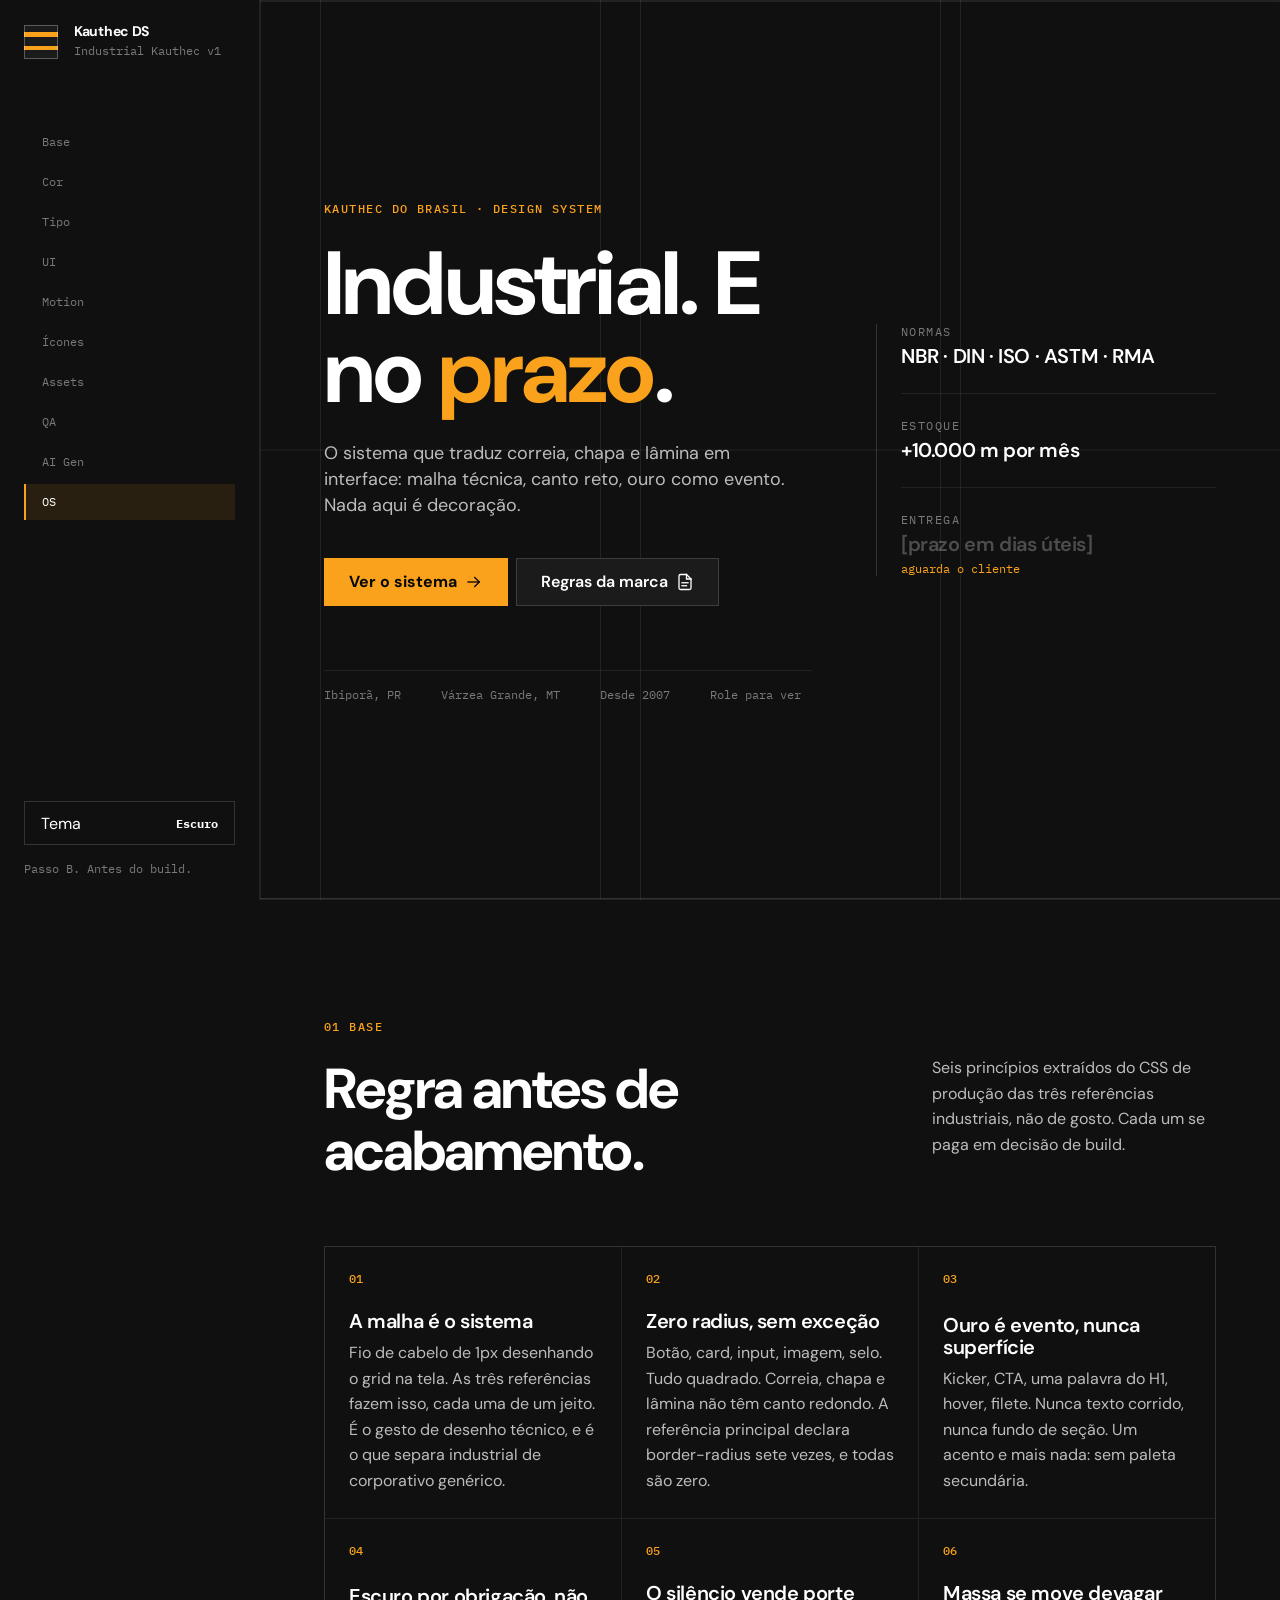
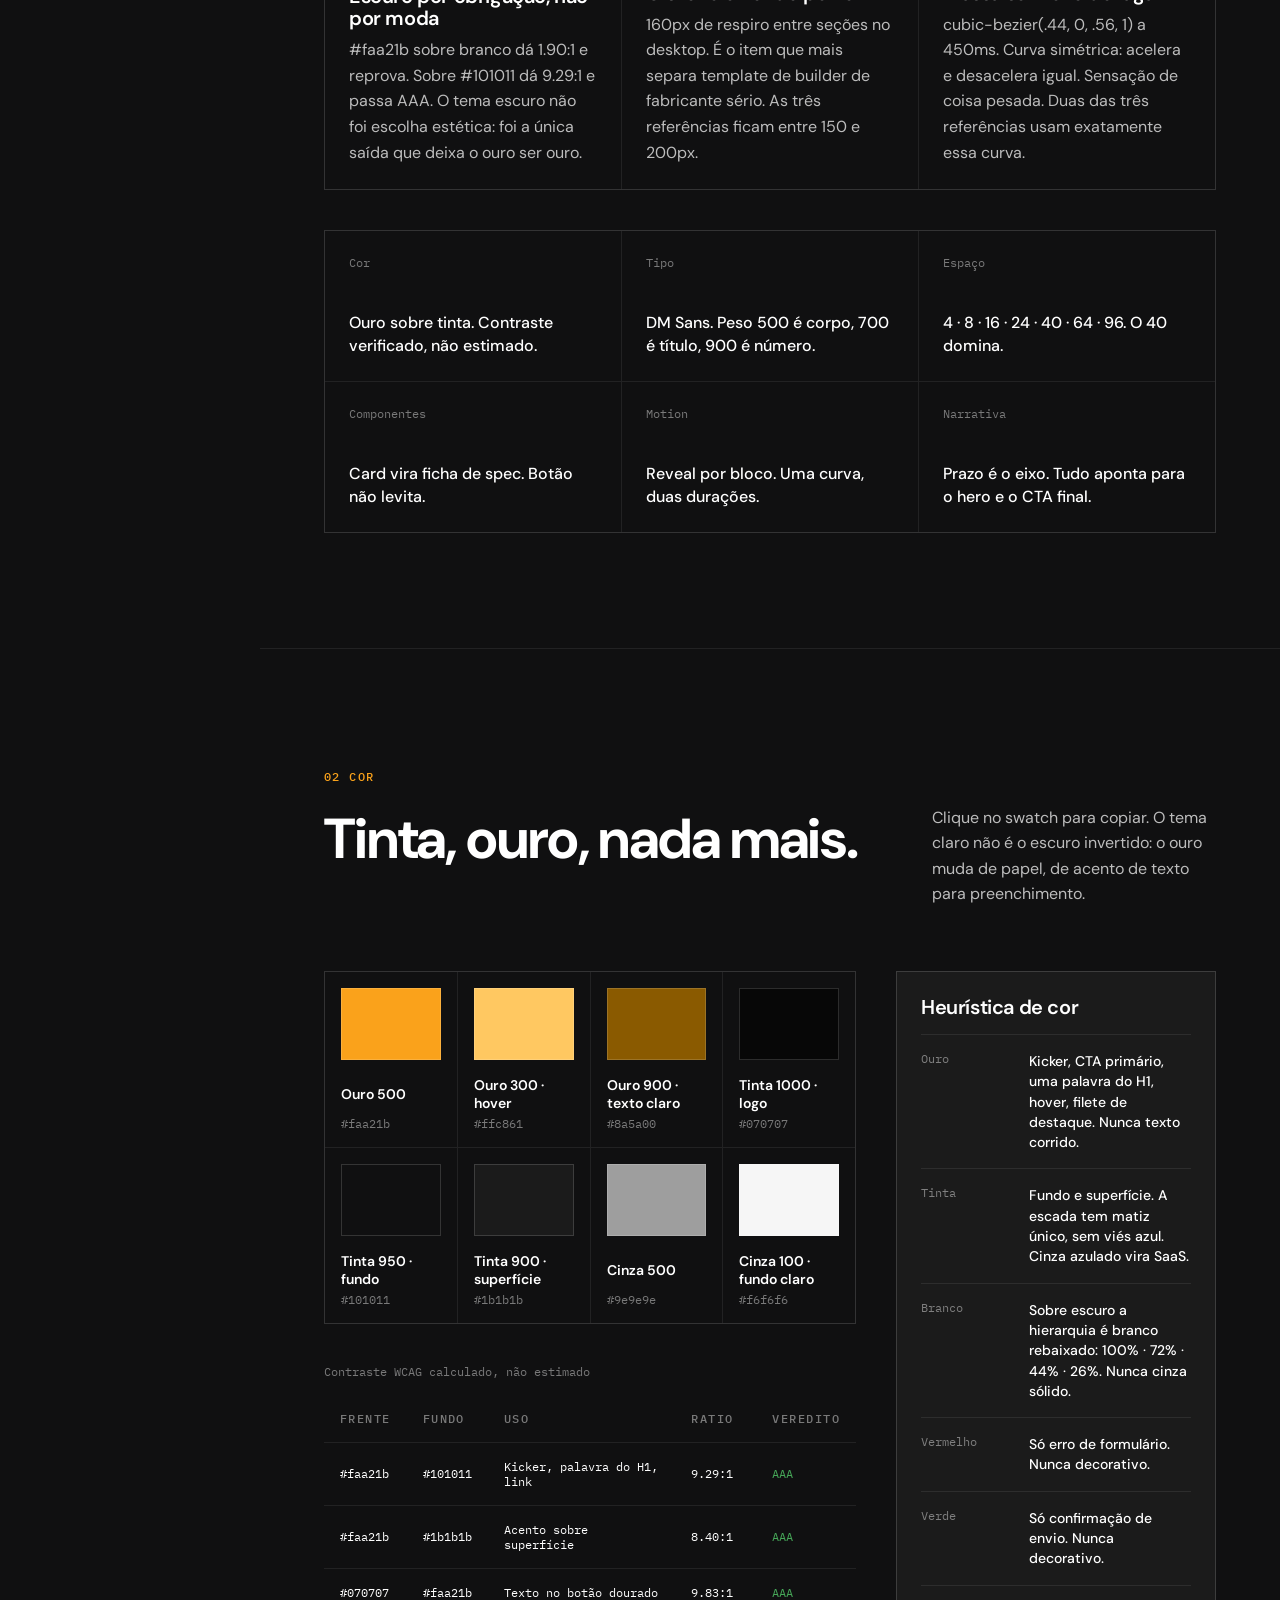
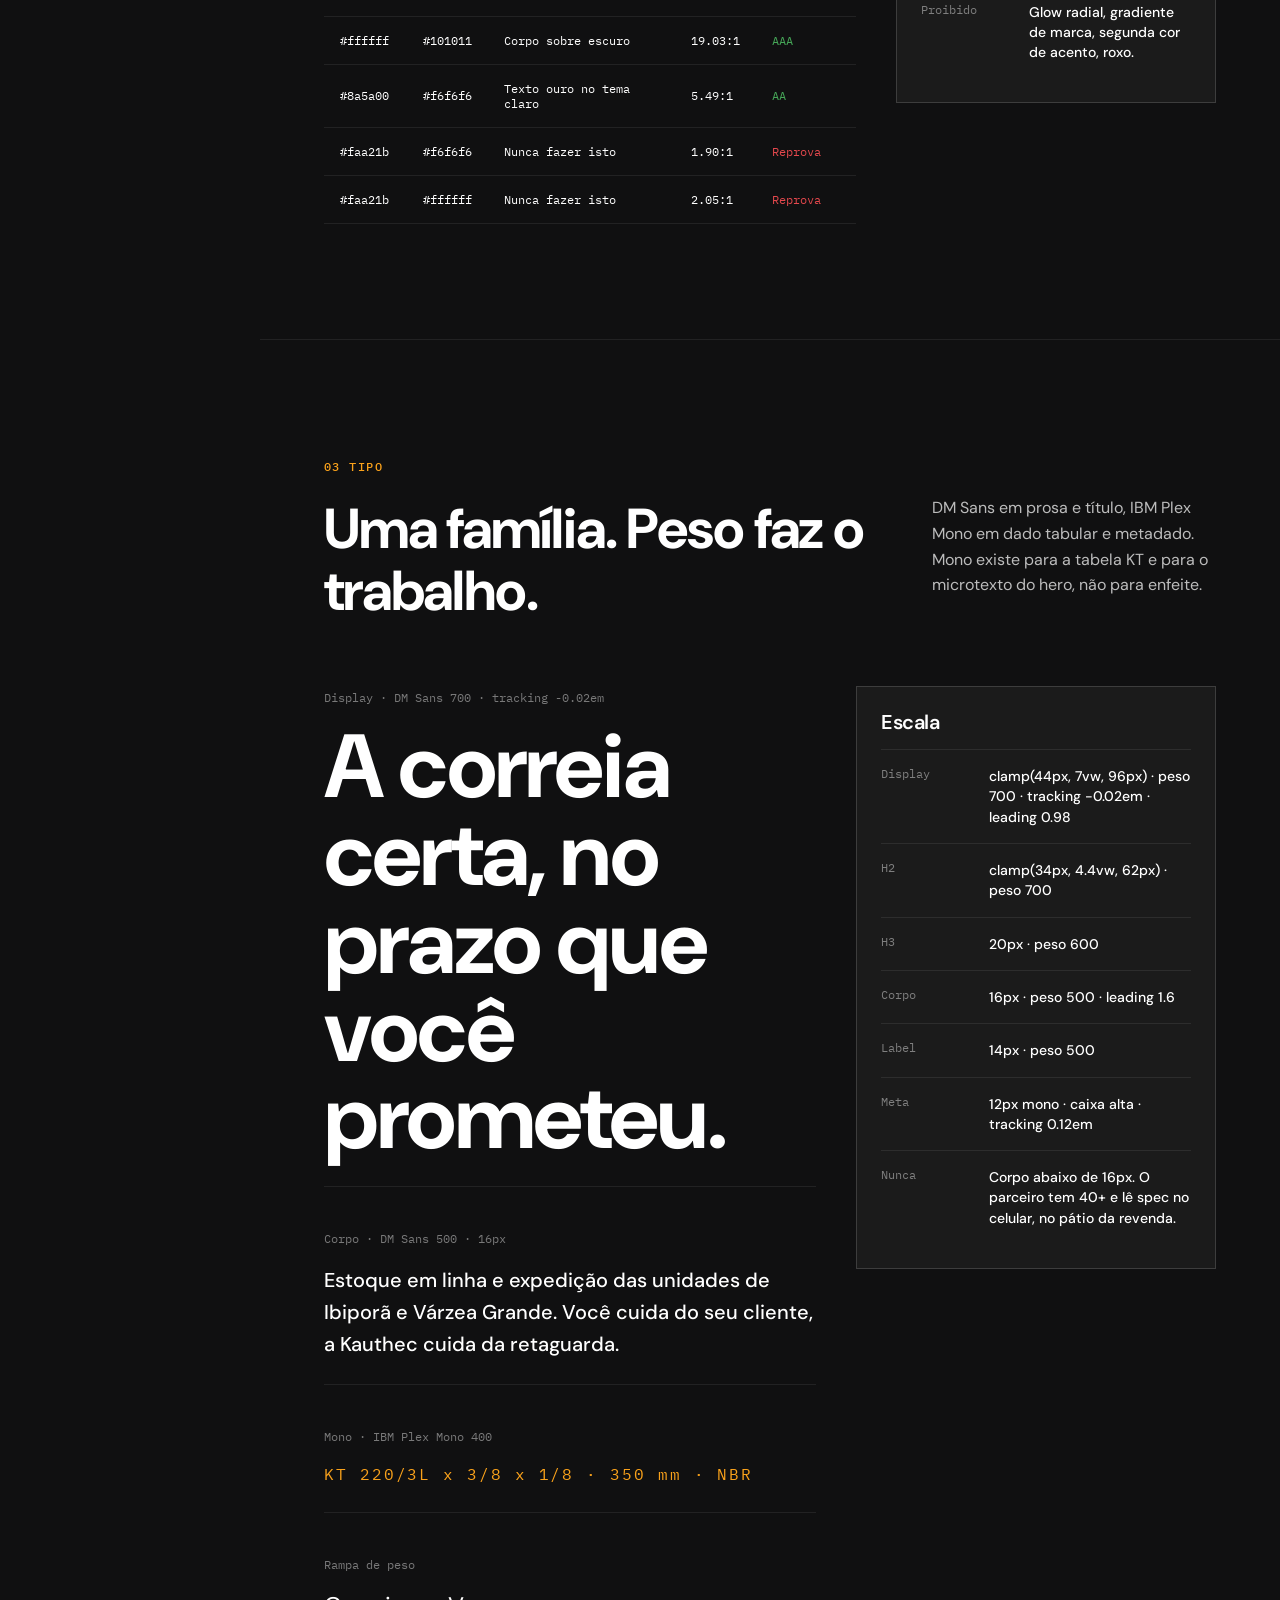
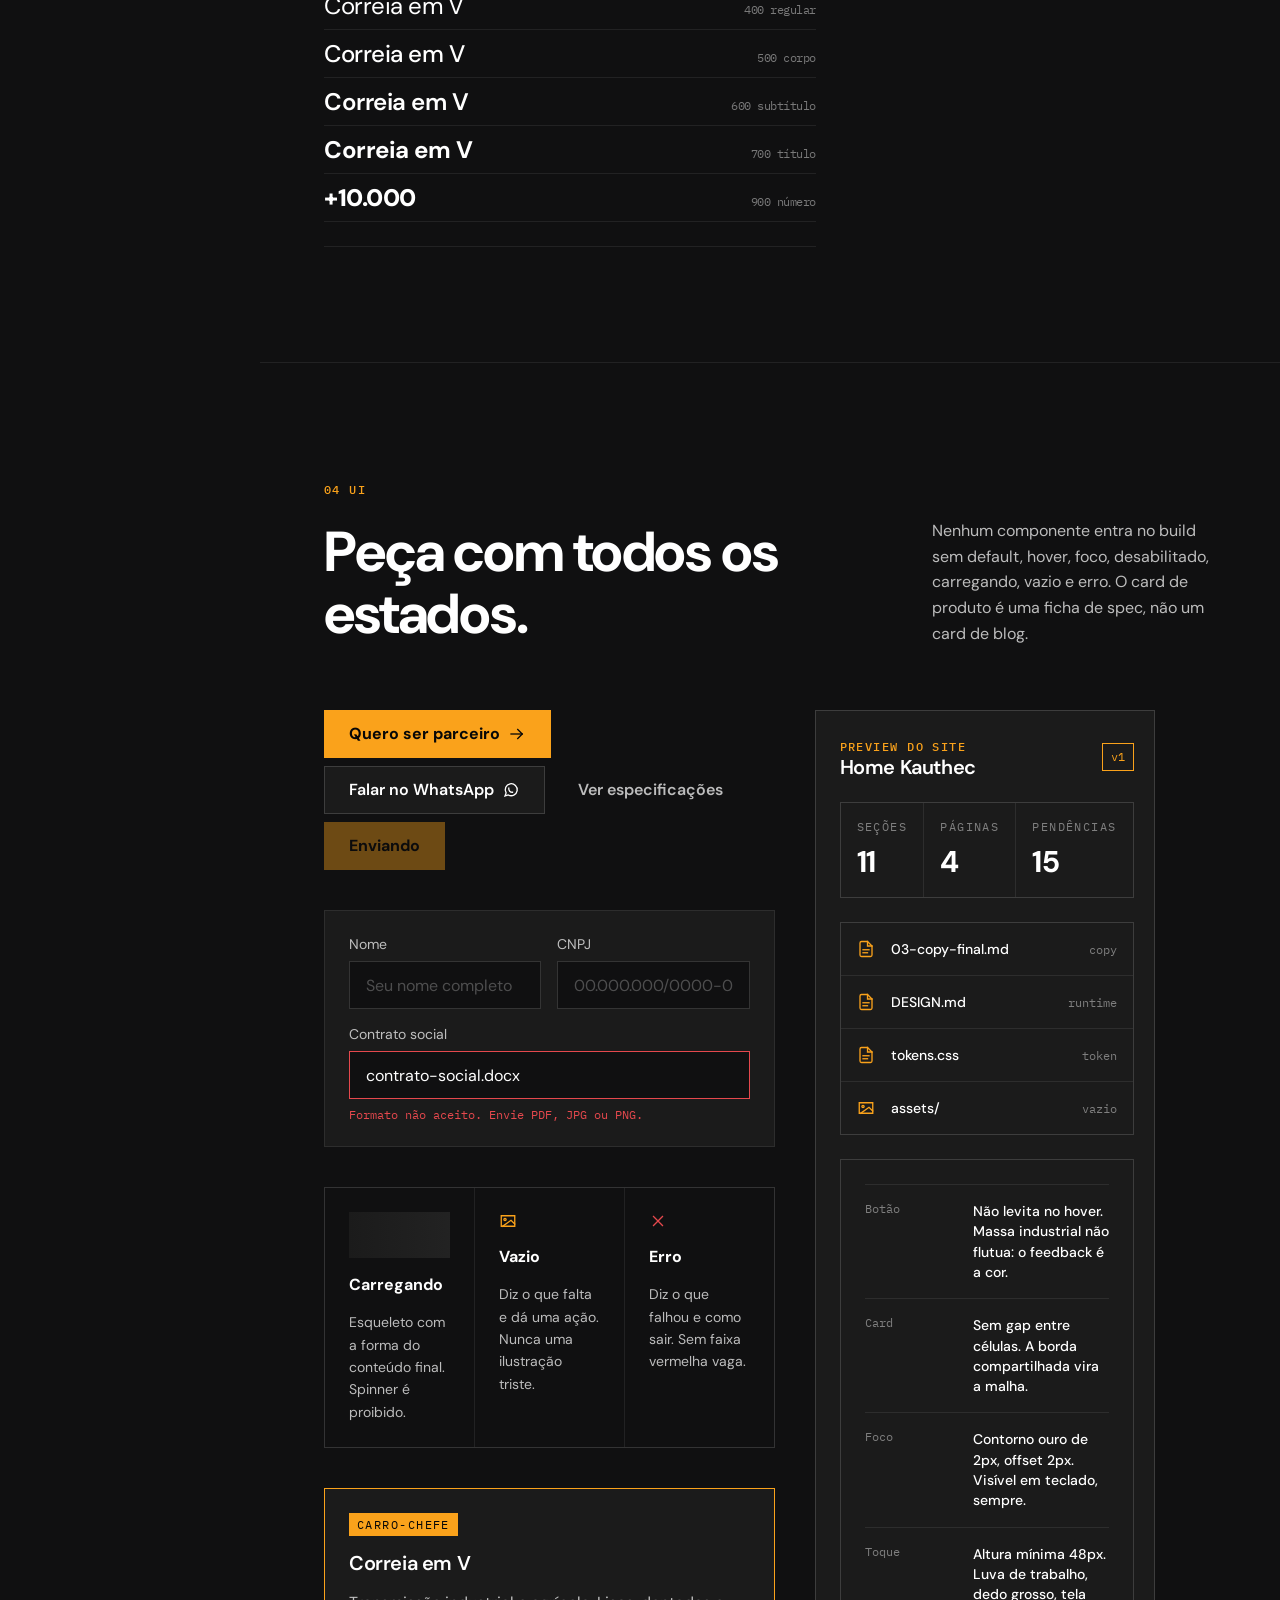
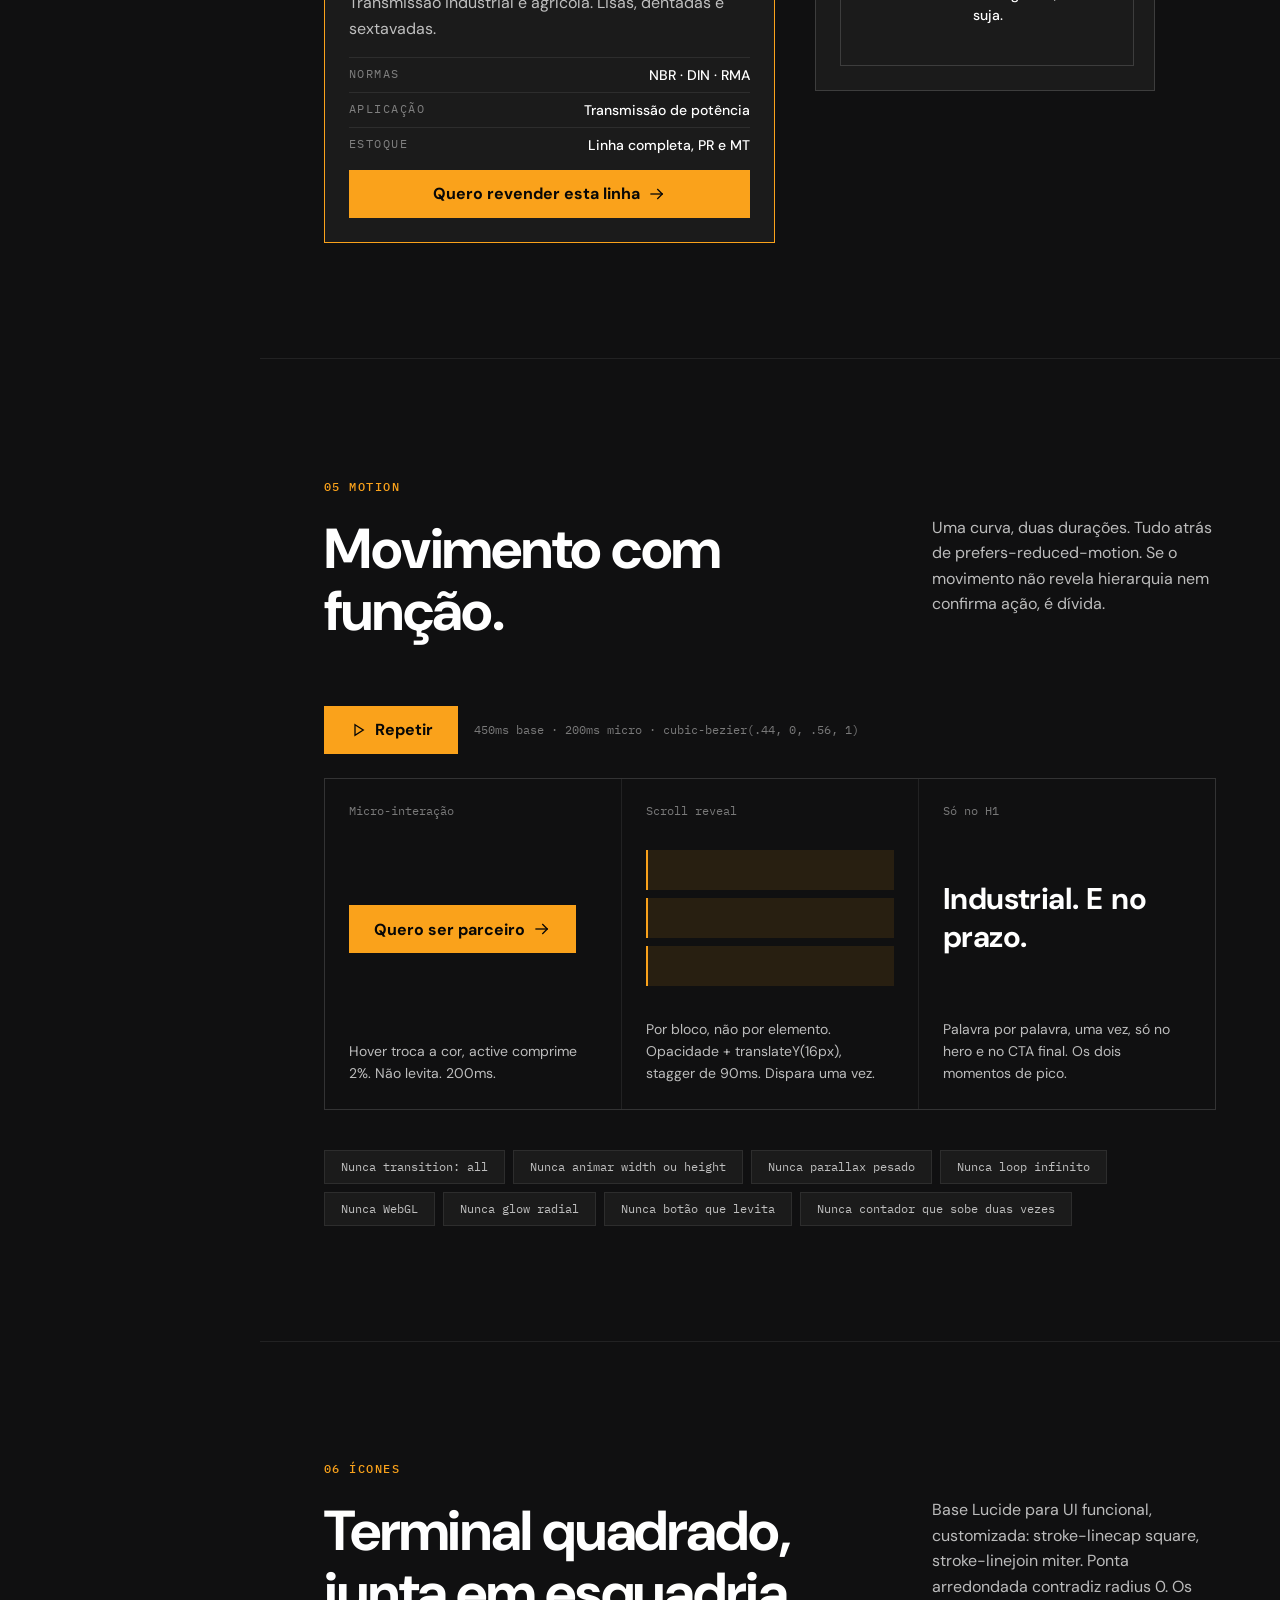
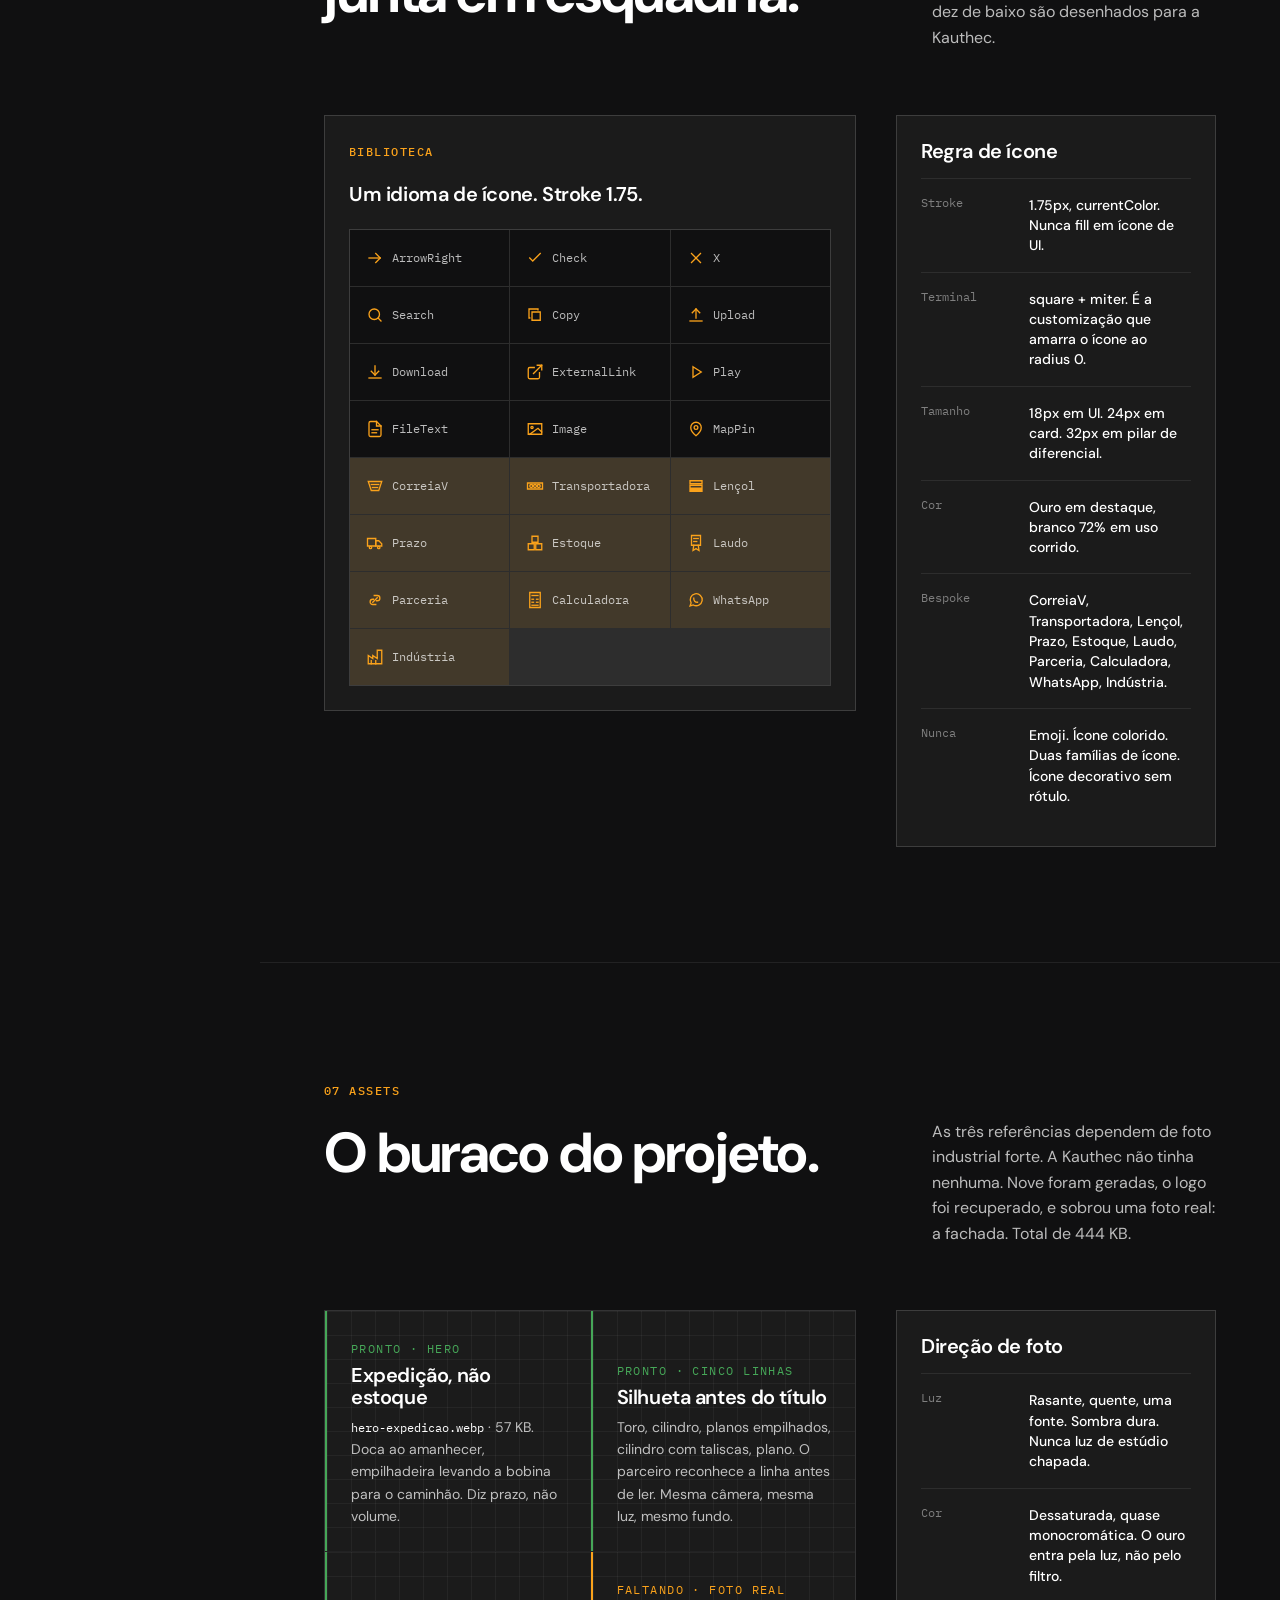
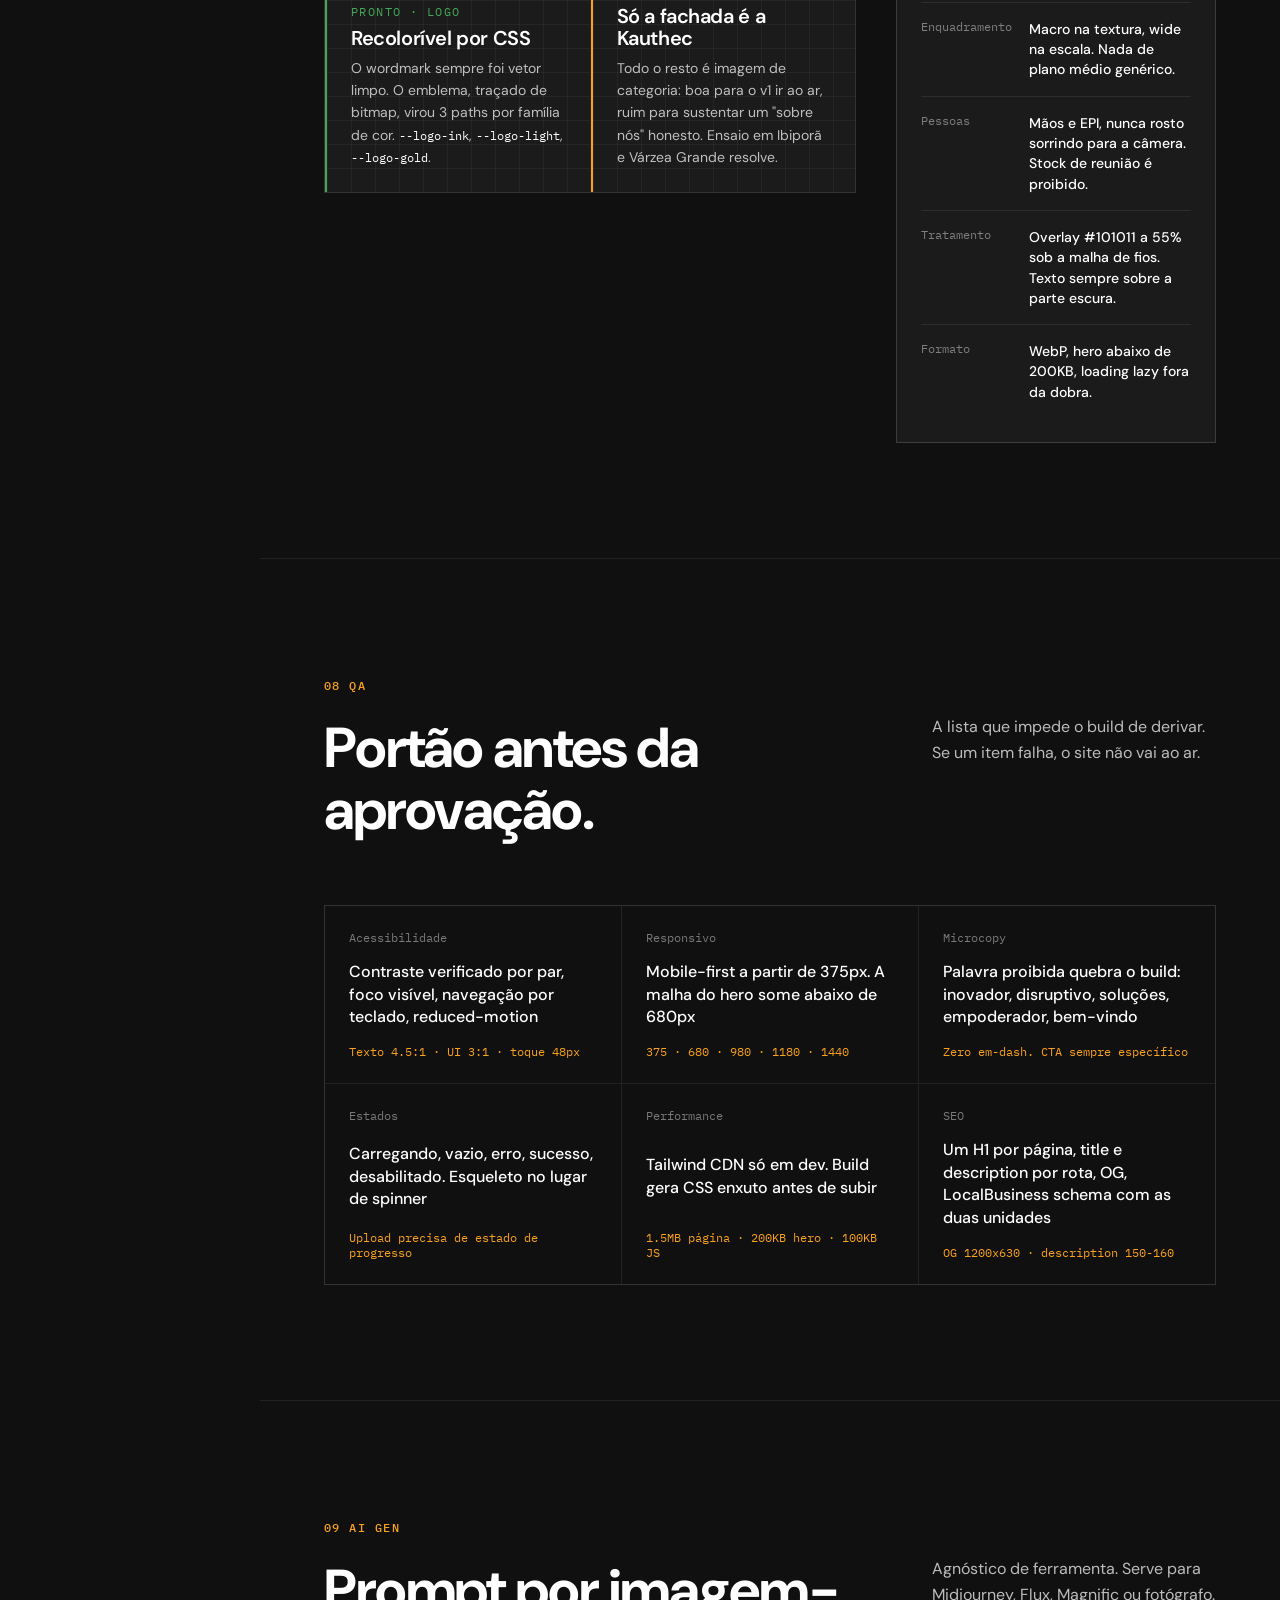
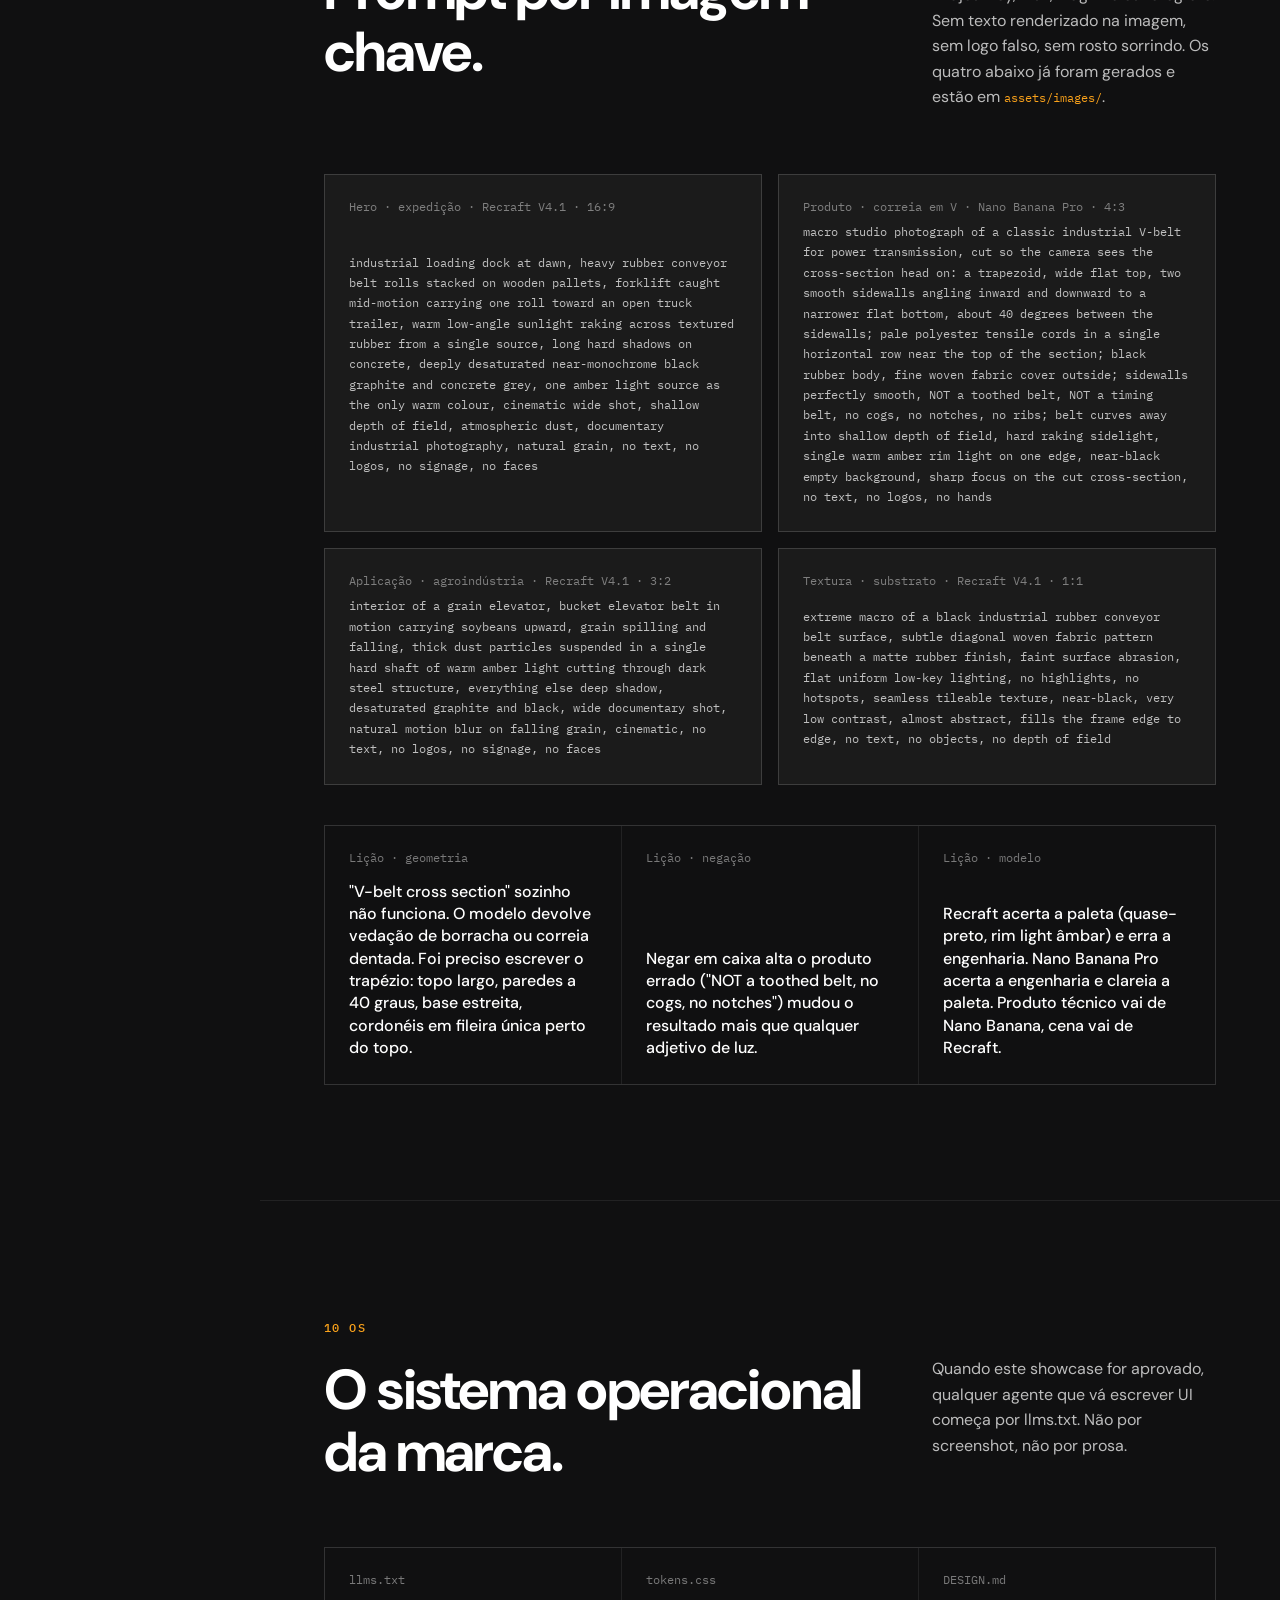
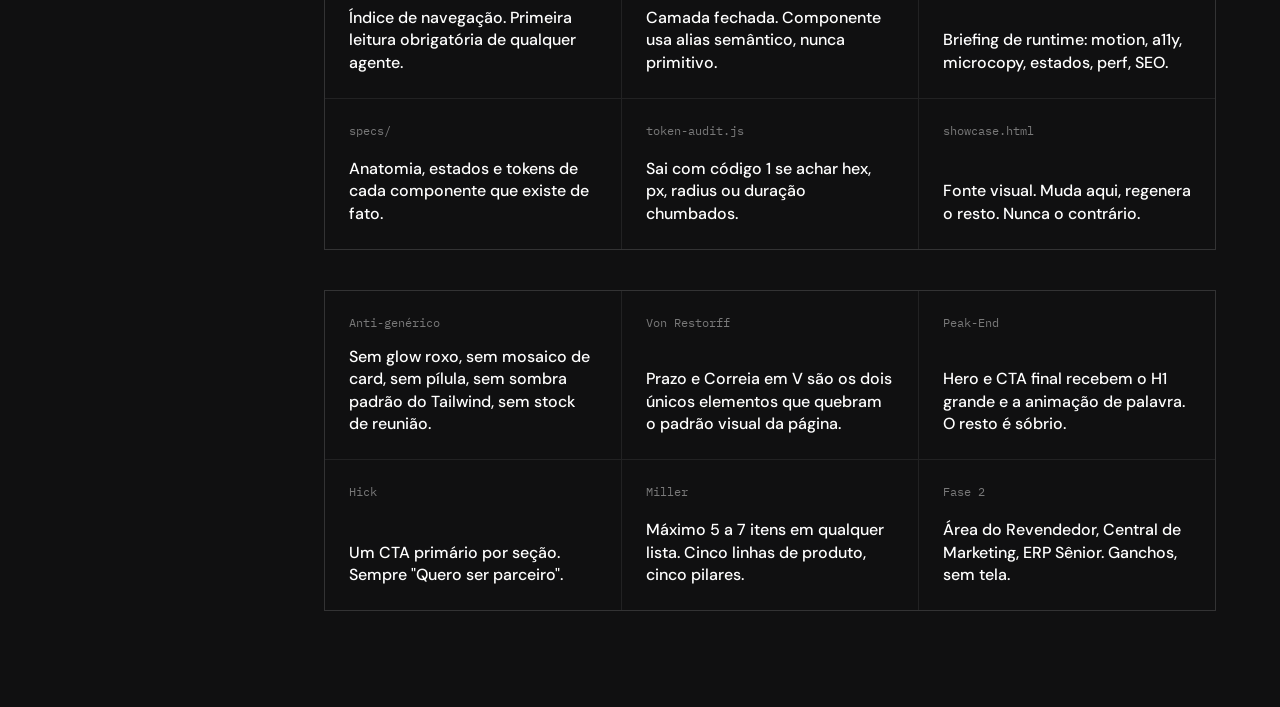
<file: design_system/showcase.html>
<!doctype html>
<html lang="pt-BR" class="theme-dark">
<head>
  <meta charset="utf-8" />
  <meta name="viewport" content="width=device-width, initial-scale=1" />
  <title>Kauthec DS v1 - Industrial Kauthec</title>
  <link rel="preconnect" href="https://fonts.googleapis.com">
  <link rel="preconnect" href="https://fonts.gstatic.com" crossorigin>
  <link href="https://fonts.googleapis.com/css2?family=DM+Sans:opsz,wght@9..40,400;9..40,500;9..40,600;9..40,700;9..40,900&family=IBM+Plex+Mono:wght@400;500&display=swap" rel="stylesheet">
  <link rel="stylesheet" href="./tokens.css" />
  <link rel="stylesheet" href="./showcase.css" />
</head>
<body>
  <svg aria-hidden="true" class="icon-sprite">
    <!-- Funcionais: base Lucide, terminais quadrados via CSS -->
    <symbol id="i-arrow-right" viewBox="0 0 24 24"><path d="M4 12h15"/><path d="m13 6 6 6-6 6"/></symbol>
    <symbol id="i-check" viewBox="0 0 24 24"><path d="m5 12 4 4L19 6"/></symbol>
    <symbol id="i-x" viewBox="0 0 24 24"><path d="m6 6 12 12"/><path d="m18 6-12 12"/></symbol>
    <symbol id="i-search" viewBox="0 0 24 24"><circle cx="11" cy="11" r="7"/><path d="m20 20-3.6-3.6"/></symbol>
    <symbol id="i-copy" viewBox="0 0 24 24"><path d="M8 8h11v11H8z"/><path d="M5 16H4V4h12v1"/></symbol>
    <symbol id="i-upload" viewBox="0 0 24 24"><path d="M12 16V4"/><path d="m7 9 5-5 5 5"/><path d="M4 20h16"/></symbol>
    <symbol id="i-download" viewBox="0 0 24 24"><path d="M12 4v12"/><path d="m7 11 5 5 5-5"/><path d="M4 20h16"/></symbol>
    <symbol id="i-external-link" viewBox="0 0 24 24"><path d="M15 3h6v6"/><path d="M10 14 21 3"/><path d="M18 13v6a2 2 0 0 1-2 2H5a2 2 0 0 1-2-2V8a2 2 0 0 1 2-2h6"/></symbol>
    <symbol id="i-play" viewBox="0 0 24 24"><path d="m8 5 11 7-11 7V5z"/></symbol>
    <symbol id="i-file-text" viewBox="0 0 24 24"><path d="M14 2H6a2 2 0 0 0-2 2v16a2 2 0 0 0 2 2h12a2 2 0 0 0 2-2V8z"/><path d="M14 2v6h6"/><path d="M8 13h8"/><path d="M8 17h6"/></symbol>
    <symbol id="i-image" viewBox="0 0 24 24"><path d="M3 5h18v14H3z"/><circle cx="8" cy="10" r="1.5"/><path d="m21 16-5-5L5 19"/></symbol>

    <!-- Bespoke Kauthec: o vocabulário da correia -->
    <symbol id="i-belt-v" viewBox="0 0 24 24"><path d="M3 6h18l-4 12H7L3 6z"/><path d="M7 10h10"/><path d="M8.5 14h7"/></symbol>
    <symbol id="i-conveyor" viewBox="0 0 24 24"><path d="M2 8h20v8H2z"/><circle cx="7" cy="12" r="2"/><circle cx="12" cy="12" r="2"/><circle cx="17" cy="12" r="2"/></symbol>
    <symbol id="i-rubber-sheet" viewBox="0 0 24 24"><path d="M4 5h16v4H4z"/><path d="M4 11h16v4H4z"/><path d="M4 17h16v2H4z"/></symbol>
    <symbol id="i-delivery" viewBox="0 0 24 24"><path d="M2 6h11v10H2z"/><path d="M13 9h4l4 4v3h-8z"/><circle cx="6" cy="18" r="1.6"/><circle cx="17" cy="18" r="1.6"/></symbol>
    <symbol id="i-stock" viewBox="0 0 24 24"><path d="M8 3h8v8H8z"/><path d="M3 13h8v8H3z"/><path d="M13 13h8v8h-8z"/></symbol>
    <symbol id="i-certificate" viewBox="0 0 24 24"><path d="M6 2h12v13H6z"/><path d="M9 6h6"/><path d="M9 10h4"/><path d="m9 15-1 7 4-2.5L16 22l-1-7"/></symbol>
    <symbol id="i-partnership" viewBox="0 0 24 24"><path d="M9 15l6-6"/><path d="M11 6h4a3.5 3.5 0 0 1 0 7h-1"/><path d="M13 18H9a3.5 3.5 0 0 1 0-7h1"/></symbol>
    <symbol id="i-calculator" viewBox="0 0 24 24"><path d="M5 2h14v20H5z"/><path d="M8 6h8"/><path d="M8 11h2"/><path d="M14 11h2"/><path d="M8 15h2"/><path d="M14 15h2"/><path d="M8 19h8"/></symbol>
    <symbol id="i-whatsapp" viewBox="0 0 24 24"><path d="M4 20l1.5-4.2A8 8 0 1 1 8.4 18.6L4 20z"/><path d="M9 9.5c0 3 2 5.5 5 5.5"/></symbol>
    <symbol id="i-map-pin" viewBox="0 0 24 24"><path d="M12 21s7-5.6 7-11a7 7 0 1 0-14 0c0 5.4 7 11 7 11z"/><circle cx="12" cy="10" r="2.5"/></symbol>
    <symbol id="i-factory" viewBox="0 0 24 24"><path d="M3 21V10l6 4v-4l6 4V3h6v18z"/><path d="M7 21v-4"/><path d="M13 21v-4"/></symbol>
  </svg>

  <div class="shell">
    <aside class="sidebar">
      <a class="brandmark" href="#top" aria-label="Voltar ao topo">
        <span class="sigil" aria-hidden="true"></span>
        <span>
          <strong>Kauthec DS</strong>
          <span>Industrial Kauthec v1</span>
        </span>
      </a>

      <nav class="nav" aria-label="Seções do design system">
        <a href="#foundation">Base</a>
        <a href="#color">Cor</a>
        <a href="#type">Tipo</a>
        <a href="#components">UI</a>
        <a href="#motion">Motion</a>
        <a href="#icons">Ícones</a>
        <a href="#assets">Assets</a>
        <a href="#quality">QA</a>
        <a href="#ai-gen">AI Gen</a>
        <a href="#os">OS</a>
      </nav>

      <div class="sidebar-footer">
        <button class="theme-toggle" type="button" id="themeToggle">
          <span>Tema</span>
          <strong id="themeLabel">Escuro</strong>
        </button>
        <span class="meta">Passo B. Antes do build.</span>
      </div>
    </aside>

    <main id="top">
      <!-- ============================================ HERO (north star) -->
      <section class="hero" data-section="hero">
        <div class="hero-content reveal">
          <span class="eyebrow">Kauthec do Brasil · Design System</span>
          <h1 class="js-hero-title">Industrial. E no <span class="hl">prazo</span>.</h1>
          <p class="lead">
            O sistema que traduz correia, chapa e lâmina em interface: malha técnica,
            canto reto, ouro como evento. Nada aqui é decoração.
          </p>
          <div class="hero-actions">
            <a class="btn primary" href="#foundation">Ver o sistema <svg aria-hidden="true"><use href="#i-arrow-right"/></svg></a>
            <a class="btn secondary" href="#os">Regras da marca <svg aria-hidden="true"><use href="#i-file-text"/></svg></a>
          </div>
          <div class="hero-meta">
            <span>Ibiporã, PR</span>
            <span>Várzea Grande, MT</span>
            <span>Desde 2007</span>
            <span>Role para ver</span>
          </div>
        </div>

        <aside class="hero-panel reveal" aria-label="Ficha técnica da Kauthec">
          <div class="hero-spec">
            <span>Normas</span>
            <strong>NBR · DIN · ISO · ASTM · RMA</strong>
          </div>
          <div class="hero-spec">
            <span>Estoque</span>
            <strong>+10.000 m por mês</strong>
          </div>
          <div class="hero-spec pending">
            <span>Entrega</span>
            <strong>[prazo em dias úteis]</strong>
          </div>
        </aside>
      </section>

      <!-- ============================================ 01 BASE -->
      <section id="foundation" class="section">
        <header class="section-header reveal">
          <div>
            <span class="eyebrow">01 Base</span>
            <h2>Regra antes de acabamento.</h2>
          </div>
          <p>Seis princípios extraídos do CSS de produção das três referências industriais, não de gosto. Cada um se paga em decisão de build.</p>
        </header>

        <div class="principle-grid reveal">
          <article class="rule-tile">
            <span class="tile-index">01</span>
            <div>
              <h3>A malha é o sistema</h3>
              <p>Fio de cabelo de 1px desenhando o grid na tela. As três referências fazem isso, cada uma de um jeito. É o gesto de desenho técnico, e é o que separa industrial de corporativo genérico.</p>
            </div>
          </article>
          <article class="rule-tile">
            <span class="tile-index">02</span>
            <div>
              <h3>Zero radius, sem exceção</h3>
              <p>Botão, card, input, imagem, selo. Tudo quadrado. Correia, chapa e lâmina não têm canto redondo. A referência principal declara border-radius sete vezes, e todas são zero.</p>
            </div>
          </article>
          <article class="rule-tile">
            <span class="tile-index">03</span>
            <div>
              <h3>Ouro é evento, nunca superfície</h3>
              <p>Kicker, CTA, uma palavra do H1, hover, filete. Nunca texto corrido, nunca fundo de seção. Um acento e mais nada: sem paleta secundária.</p>
            </div>
          </article>
          <article class="rule-tile">
            <span class="tile-index">04</span>
            <div>
              <h3>Escuro por obrigação, não por moda</h3>
              <p>#faa21b sobre branco dá 1.90:1 e reprova. Sobre #101011 dá 9.29:1 e passa AAA. O tema escuro não foi escolha estética: foi a única saída que deixa o ouro ser ouro.</p>
            </div>
          </article>
          <article class="rule-tile">
            <span class="tile-index">05</span>
            <div>
              <h3>O silêncio vende porte</h3>
              <p>160px de respiro entre seções no desktop. É o item que mais separa template de builder de fabricante sério. As três referências ficam entre 150 e 200px.</p>
            </div>
          </article>
          <article class="rule-tile">
            <span class="tile-index">06</span>
            <div>
              <h3>Massa se move devagar</h3>
              <p>cubic-bezier(.44, 0, .56, 1) a 450ms. Curva simétrica: acelera e desacelera igual. Sensação de coisa pesada. Duas das três referências usam exatamente essa curva.</p>
            </div>
          </article>
        </div>

        <div class="module-grid reveal" aria-label="Módulos do sistema">
          <article><span>Cor</span><strong>Ouro sobre tinta. Contraste verificado, não estimado.</strong></article>
          <article><span>Tipo</span><strong>DM Sans. Peso 500 é corpo, 700 é título, 900 é número.</strong></article>
          <article><span>Espaço</span><strong>4 · 8 · 16 · 24 · 40 · 64 · 96. O 40 domina.</strong></article>
          <article><span>Componentes</span><strong>Card vira ficha de spec. Botão não levita.</strong></article>
          <article><span>Motion</span><strong>Reveal por bloco. Uma curva, duas durações.</strong></article>
          <article><span>Narrativa</span><strong>Prazo é o eixo. Tudo aponta para o hero e o CTA final.</strong></article>
        </div>
      </section>

      <!-- ============================================ 02 COR -->
      <section id="color" class="section">
        <header class="section-header reveal">
          <div>
            <span class="eyebrow">02 Cor</span>
            <h2>Tinta, ouro, nada mais.</h2>
          </div>
          <p>Clique no swatch para copiar. O tema claro não é o escuro invertido: o ouro muda de papel, de acento de texto para preenchimento.</p>
        </header>

        <div class="color-layout reveal">
          <div>
            <div class="swatch-grid">
              <button class="swatch" data-copy="#faa21b"><span style="background:#faa21b"></span><strong>Ouro 500</strong><em>#faa21b</em></button>
              <button class="swatch" data-copy="#ffc861"><span style="background:#ffc861"></span><strong>Ouro 300 · hover</strong><em>#ffc861</em></button>
              <button class="swatch" data-copy="#8a5a00"><span style="background:#8a5a00"></span><strong>Ouro 900 · texto claro</strong><em>#8a5a00</em></button>
              <button class="swatch" data-copy="#070707"><span style="background:#070707"></span><strong>Tinta 1000 · logo</strong><em>#070707</em></button>
              <button class="swatch" data-copy="#101011"><span style="background:#101011"></span><strong>Tinta 950 · fundo</strong><em>#101011</em></button>
              <button class="swatch" data-copy="#1b1b1b"><span style="background:#1b1b1b"></span><strong>Tinta 900 · superfície</strong><em>#1b1b1b</em></button>
              <button class="swatch" data-copy="#9e9e9e"><span style="background:#9e9e9e"></span><strong>Cinza 500</strong><em>#9e9e9e</em></button>
              <button class="swatch" data-copy="#f6f6f6"><span style="background:#f6f6f6"></span><strong>Cinza 100 · fundo claro</strong><em>#f6f6f6</em></button>
            </div>

            <table class="contrast-table">
              <caption class="meta">Contraste WCAG calculado, não estimado</caption>
              <thead>
                <tr><th>Frente</th><th>Fundo</th><th>Uso</th><th>Ratio</th><th>Veredito</th></tr>
              </thead>
              <tbody>
                <tr><td>#faa21b</td><td>#101011</td><td>Kicker, palavra do H1, link</td><td>9.29:1</td><td class="pass">AAA</td></tr>
                <tr><td>#faa21b</td><td>#1b1b1b</td><td>Acento sobre superfície</td><td>8.40:1</td><td class="pass">AAA</td></tr>
                <tr><td>#070707</td><td>#faa21b</td><td>Texto no botão dourado</td><td>9.83:1</td><td class="pass">AAA</td></tr>
                <tr><td>#ffffff</td><td>#101011</td><td>Corpo sobre escuro</td><td>19.03:1</td><td class="pass">AAA</td></tr>
                <tr><td>#8a5a00</td><td>#f6f6f6</td><td>Texto ouro no tema claro</td><td>5.49:1</td><td class="pass">AA</td></tr>
                <tr><td>#faa21b</td><td>#f6f6f6</td><td>Nunca fazer isto</td><td>1.90:1</td><td class="fail">Reprova</td></tr>
                <tr><td>#faa21b</td><td>#ffffff</td><td>Nunca fazer isto</td><td>2.05:1</td><td class="fail">Reprova</td></tr>
              </tbody>
            </table>
          </div>

          <aside class="usage-panel">
            <h3>Heurística de cor</h3>
            <div class="spec-row"><span>Ouro</span><strong>Kicker, CTA primário, uma palavra do H1, hover, filete de destaque. Nunca texto corrido.</strong></div>
            <div class="spec-row"><span>Tinta</span><strong>Fundo e superfície. A escada tem matiz único, sem viés azul. Cinza azulado vira SaaS.</strong></div>
            <div class="spec-row"><span>Branco</span><strong>Sobre escuro a hierarquia é branco rebaixado: 100% · 72% · 44% · 26%. Nunca cinza sólido.</strong></div>
            <div class="spec-row"><span>Vermelho</span><strong>Só erro de formulário. Nunca decorativo.</strong></div>
            <div class="spec-row"><span>Verde</span><strong>Só confirmação de envio. Nunca decorativo.</strong></div>
            <div class="spec-row"><span>Proibido</span><strong>Glow radial, gradiente de marca, segunda cor de acento, roxo.</strong></div>
          </aside>
        </div>
      </section>

      <!-- ============================================ 03 TIPO -->
      <section id="type" class="section">
        <header class="section-header reveal">
          <div>
            <span class="eyebrow">03 Tipo</span>
            <h2>Uma família. Peso faz o trabalho.</h2>
          </div>
          <p>DM Sans em prosa e título, IBM Plex Mono em dado tabular e metadado. Mono existe para a tabela KT e para o microtexto do hero, não para enfeite.</p>
        </header>

        <div class="type-layout reveal">
          <div class="type-samples">
            <article>
              <span class="meta">Display · DM Sans 700 · tracking -0.02em</span>
              <p class="sample-display">A correia certa, no prazo que você prometeu.</p>
            </article>
            <article>
              <span class="meta">Corpo · DM Sans 500 · 16px</span>
              <p class="sample-ui">Estoque em linha e expedição das unidades de Ibiporã e Várzea Grande. Você cuida do seu cliente, a Kauthec cuida da retaguarda.</p>
            </article>
            <article>
              <span class="meta">Mono · IBM Plex Mono 400</span>
              <p class="sample-mono">KT 220/3L x 3/8 x 1/8 · 350 mm · NBR</p>
            </article>
            <article>
              <span class="meta">Rampa de peso</span>
              <div class="weight-ramp">
                <b class="w-400">Correia em V<i>400 regular</i></b>
                <b class="w-500">Correia em V<i>500 corpo</i></b>
                <b class="w-600">Correia em V<i>600 subtítulo</i></b>
                <b class="w-700">Correia em V<i>700 título</i></b>
                <b class="w-900">+10.000<i>900 número</i></b>
              </div>
            </article>
          </div>

          <aside class="usage-panel">
            <h3>Escala</h3>
            <div class="spec-row"><span>Display</span><strong>clamp(44px, 7vw, 96px) · peso 700 · tracking -0.02em · leading 0.98</strong></div>
            <div class="spec-row"><span>H2</span><strong>clamp(34px, 4.4vw, 62px) · peso 700</strong></div>
            <div class="spec-row"><span>H3</span><strong>20px · peso 600</strong></div>
            <div class="spec-row"><span>Corpo</span><strong>16px · peso 500 · leading 1.6</strong></div>
            <div class="spec-row"><span>Label</span><strong>14px · peso 500</strong></div>
            <div class="spec-row"><span>Meta</span><strong>12px mono · caixa alta · tracking 0.12em</strong></div>
            <div class="spec-row"><span>Nunca</span><strong>Corpo abaixo de 16px. O parceiro tem 40+ e lê spec no celular, no pátio da revenda.</strong></div>
          </aside>
        </div>
      </section>

      <!-- ============================================ 04 UI -->
      <section id="components" class="section">
        <header class="section-header reveal">
          <div>
            <span class="eyebrow">04 UI</span>
            <h2>Peça com todos os estados.</h2>
          </div>
          <p>Nenhum componente entra no build sem default, hover, foco, desabilitado, carregando, vazio e erro. O card de produto é uma ficha de spec, não um card de blog.</p>
        </header>

        <div class="component-layout reveal">
          <div class="component-stack">
            <div class="control-row">
              <button class="btn primary" type="button">Quero ser parceiro <svg aria-hidden="true"><use href="#i-arrow-right"/></svg></button>
              <button class="btn secondary" type="button">Falar no WhatsApp <svg aria-hidden="true"><use href="#i-whatsapp"/></svg></button>
              <button class="btn tertiary" type="button">Ver especificações</button>
              <button class="btn primary" type="button" disabled>Enviando</button>
            </div>

            <form class="form-demo" onsubmit="return false">
              <label>
                <span>Nome</span>
                <input type="text" placeholder="Seu nome completo" />
              </label>
              <label>
                <span>CNPJ</span>
                <input type="text" placeholder="00.000.000/0000-00" inputmode="numeric" />
              </label>
              <label class="has-error">
                <span>Contrato social</span>
                <input type="text" value="contrato-social.docx" />
                <small>Formato não aceito. Envie PDF, JPG ou PNG.</small>
              </label>
            </form>

            <div class="state-grid">
              <article class="state-card">
                <span class="skeleton" aria-hidden="true"></span>
                <strong>Carregando</strong>
                <p>Esqueleto com a forma do conteúdo final. Spinner é proibido.</p>
              </article>
              <article class="state-card">
                <svg aria-hidden="true"><use href="#i-image"/></svg>
                <strong>Vazio</strong>
                <p>Diz o que falta e dá uma ação. Nunca uma ilustração triste.</p>
              </article>
              <article class="state-card error">
                <svg aria-hidden="true"><use href="#i-x"/></svg>
                <strong>Erro</strong>
                <p>Diz o que falhou e como sair. Sem faixa vermelha vaga.</p>
              </article>
            </div>

            <article class="spec-card flagship">
              <span class="flag">Carro-chefe</span>
              <h3>Correia em V</h3>
              <p>Transmissão industrial e agrícola. Lisas, dentadas e sextavadas.</p>
              <dl>
                <div><dt>Normas</dt><dd>NBR · DIN · RMA</dd></div>
                <div><dt>Aplicação</dt><dd>Transmissão de potência</dd></div>
                <div><dt>Estoque</dt><dd>Linha completa, PR e MT</dd></div>
              </dl>
              <button class="btn primary" type="button">Quero revender esta linha <svg aria-hidden="true"><use href="#i-arrow-right"/></svg></button>
            </article>
          </div>

          <aside class="brandos-preview">
            <div class="preview-head">
              <div>
                <span class="eyebrow flush">Preview do site</span>
                <h3>Home Kauthec</h3>
              </div>
              <span class="badge">v1</span>
            </div>
            <div class="metric-row">
              <div><span>Seções</span><strong>11</strong></div>
              <div><span>Páginas</span><strong>4</strong></div>
              <div><span>Pendências</span><strong>15</strong></div>
            </div>
            <div class="asset-list">
              <div><svg aria-hidden="true"><use href="#i-file-text"/></svg><strong>03-copy-final.md</strong><span>copy</span></div>
              <div><svg aria-hidden="true"><use href="#i-file-text"/></svg><strong>DESIGN.md</strong><span>runtime</span></div>
              <div><svg aria-hidden="true"><use href="#i-file-text"/></svg><strong>tokens.css</strong><span>token</span></div>
              <div><svg aria-hidden="true"><use href="#i-image"/></svg><strong>assets/</strong><span>vazio</span></div>
            </div>
            <div class="usage-panel panel-flush">
              <div class="spec-row"><span>Botão</span><strong>Não levita no hover. Massa industrial não flutua: o feedback é a cor.</strong></div>
              <div class="spec-row"><span>Card</span><strong>Sem gap entre células. A borda compartilhada vira a malha.</strong></div>
              <div class="spec-row"><span>Foco</span><strong>Contorno ouro de 2px, offset 2px. Visível em teclado, sempre.</strong></div>
              <div class="spec-row"><span>Toque</span><strong>Altura mínima 48px. Luva de trabalho, dedo grosso, tela suja.</strong></div>
            </div>
          </aside>
        </div>
      </section>

      <!-- ============================================ 05 MOTION -->
      <section id="motion" class="section">
        <header class="section-header reveal">
          <div>
            <span class="eyebrow">05 Motion</span>
            <h2>Movimento com função.</h2>
          </div>
          <p>Uma curva, duas durações. Tudo atrás de prefers-reduced-motion. Se o movimento não revela hierarquia nem confirma ação, é dívida.</p>
        </header>

        <div class="motion-toolbar reveal">
          <button class="btn primary" id="replayMotion" type="button"><svg aria-hidden="true"><use href="#i-play"/></svg> Repetir</button>
          <span class="meta">450ms base · 200ms micro · cubic-bezier(.44, 0, .56, 1)</span>
        </div>

        <div class="motion-lab reveal" id="motionLab">
          <article class="motion-demo">
            <span class="meta">Micro-interação</span>
            <button class="press-button" type="button">Quero ser parceiro <svg aria-hidden="true"><use href="#i-arrow-right"/></svg></button>
            <p>Hover troca a cor, active comprime 2%. Não levita. 200ms.</p>
          </article>
          <article class="motion-demo">
            <span class="meta">Scroll reveal</span>
            <div class="mini-stack" aria-hidden="true"><i></i><i></i><i></i></div>
            <p>Por bloco, não por elemento. Opacidade + translateY(16px), stagger de 90ms. Dispara uma vez.</p>
          </article>
          <article class="motion-demo">
            <span class="meta">Só no H1</span>
            <div class="word-demo" aria-hidden="true"><span>Industrial.</span><span>E</span><span>no</span><span>prazo.</span></div>
            <p>Palavra por palavra, uma vez, só no hero e no CTA final. Os dois momentos de pico.</p>
          </article>
        </div>

        <div class="anti-list reveal">
          <span>Nunca transition: all</span>
          <span>Nunca animar width ou height</span>
          <span>Nunca parallax pesado</span>
          <span>Nunca loop infinito</span>
          <span>Nunca WebGL</span>
          <span>Nunca glow radial</span>
          <span>Nunca botão que levita</span>
          <span>Nunca contador que sobe duas vezes</span>
        </div>
      </section>

      <!-- ============================================ 06 ÍCONES -->
      <section id="icons" class="section">
        <header class="section-header reveal">
          <div>
            <span class="eyebrow">06 Ícones</span>
            <h2>Terminal quadrado, junta em esquadria.</h2>
          </div>
          <p>Base Lucide para UI funcional, customizada: stroke-linecap square, stroke-linejoin miter. Ponta arredondada contradiz radius 0. Os dez de baixo são desenhados para a Kauthec.</p>
        </header>

        <div class="icon-layout reveal">
          <article class="icon-library">
            <div class="library-head">
              <span class="eyebrow">Biblioteca</span>
              <h3>Um idioma de ícone. Stroke 1.75.</h3>
            </div>
            <div class="lucide-grid">
              <span><svg aria-hidden="true"><use href="#i-arrow-right"/></svg>ArrowRight</span>
              <span><svg aria-hidden="true"><use href="#i-check"/></svg>Check</span>
              <span><svg aria-hidden="true"><use href="#i-x"/></svg>X</span>
              <span><svg aria-hidden="true"><use href="#i-search"/></svg>Search</span>
              <span><svg aria-hidden="true"><use href="#i-copy"/></svg>Copy</span>
              <span><svg aria-hidden="true"><use href="#i-upload"/></svg>Upload</span>
              <span><svg aria-hidden="true"><use href="#i-download"/></svg>Download</span>
              <span><svg aria-hidden="true"><use href="#i-external-link"/></svg>ExternalLink</span>
              <span><svg aria-hidden="true"><use href="#i-play"/></svg>Play</span>
              <span><svg aria-hidden="true"><use href="#i-file-text"/></svg>FileText</span>
              <span><svg aria-hidden="true"><use href="#i-image"/></svg>Image</span>
              <span><svg aria-hidden="true"><use href="#i-map-pin"/></svg>MapPin</span>

              <span class="bespoke"><svg aria-hidden="true"><use href="#i-belt-v"/></svg>CorreiaV</span>
              <span class="bespoke"><svg aria-hidden="true"><use href="#i-conveyor"/></svg>Transportadora</span>
              <span class="bespoke"><svg aria-hidden="true"><use href="#i-rubber-sheet"/></svg>Lençol</span>
              <span class="bespoke"><svg aria-hidden="true"><use href="#i-delivery"/></svg>Prazo</span>
              <span class="bespoke"><svg aria-hidden="true"><use href="#i-stock"/></svg>Estoque</span>
              <span class="bespoke"><svg aria-hidden="true"><use href="#i-certificate"/></svg>Laudo</span>
              <span class="bespoke"><svg aria-hidden="true"><use href="#i-partnership"/></svg>Parceria</span>
              <span class="bespoke"><svg aria-hidden="true"><use href="#i-calculator"/></svg>Calculadora</span>
              <span class="bespoke"><svg aria-hidden="true"><use href="#i-whatsapp"/></svg>WhatsApp</span>
              <span class="bespoke"><svg aria-hidden="true"><use href="#i-factory"/></svg>Indústria</span>
            </div>
          </article>

          <aside class="usage-panel">
            <h3>Regra de ícone</h3>
            <div class="spec-row"><span>Stroke</span><strong>1.75px, currentColor. Nunca fill em ícone de UI.</strong></div>
            <div class="spec-row"><span>Terminal</span><strong>square + miter. É a customização que amarra o ícone ao radius 0.</strong></div>
            <div class="spec-row"><span>Tamanho</span><strong>18px em UI. 24px em card. 32px em pilar de diferencial.</strong></div>
            <div class="spec-row"><span>Cor</span><strong>Ouro em destaque, branco 72% em uso corrido.</strong></div>
            <div class="spec-row"><span>Bespoke</span><strong>CorreiaV, Transportadora, Lençol, Prazo, Estoque, Laudo, Parceria, Calculadora, WhatsApp, Indústria.</strong></div>
            <div class="spec-row"><span>Nunca</span><strong>Emoji. Ícone colorido. Duas famílias de ícone. Ícone decorativo sem rótulo.</strong></div>
          </aside>
        </div>
      </section>

      <!-- ============================================ 07 ASSETS -->
      <section id="assets" class="section">
        <header class="section-header reveal">
          <div>
            <span class="eyebrow">07 Assets</span>
            <h2>O buraco do projeto.</h2>
          </div>
          <p>As três referências dependem de foto industrial forte. A Kauthec não tinha nenhuma. Nove foram geradas, o logo foi recuperado, e sobrou uma foto real: a fachada. Total de 444 KB.</p>
        </header>

        <div class="asset-layout reveal">
          <div class="media-grid">
            <article class="media-slot done">
              <span>Pronto · hero</span>
              <h3>Expedição, não estoque</h3>
              <p><code>hero-expedicao.webp</code> · 57 KB. Doca ao amanhecer, empilhadeira levando a bobina para o caminhão. Diz prazo, não volume.</p>
            </article>
            <article class="media-slot done">
              <span>Pronto · cinco linhas</span>
              <h3>Silhueta antes do título</h3>
              <p>Toro, cilindro, planos empilhados, cilindro com taliscas, plano. O parceiro reconhece a linha antes de ler. Mesma câmera, mesma luz, mesmo fundo.</p>
            </article>
            <article class="media-slot done">
              <span>Pronto · logo</span>
              <h3>Recolorível por CSS</h3>
              <p>O wordmark sempre foi vetor limpo. O emblema, traçado de bitmap, virou 3 paths por família de cor. <code>--logo-ink</code>, <code>--logo-light</code>, <code>--logo-gold</code>.</p>
            </article>
            <article class="media-slot missing">
              <span>Faltando · foto real</span>
              <h3>Só a fachada é a Kauthec</h3>
              <p>Todo o resto é imagem de categoria: boa para o v1 ir ao ar, ruim para sustentar um "sobre nós" honesto. Ensaio em Ibiporã e Várzea Grande resolve.</p>
            </article>
          </div>

          <aside class="usage-panel">
            <h3>Direção de foto</h3>
            <div class="spec-row"><span>Luz</span><strong>Rasante, quente, uma fonte. Sombra dura. Nunca luz de estúdio chapada.</strong></div>
            <div class="spec-row"><span>Cor</span><strong>Dessaturada, quase monocromática. O ouro entra pela luz, não pelo filtro.</strong></div>
            <div class="spec-row"><span>Enquadramento</span><strong>Macro na textura, wide na escala. Nada de plano médio genérico.</strong></div>
            <div class="spec-row"><span>Pessoas</span><strong>Mãos e EPI, nunca rosto sorrindo para a câmera. Stock de reunião é proibido.</strong></div>
            <div class="spec-row"><span>Tratamento</span><strong>Overlay #101011 a 55% sob a malha de fios. Texto sempre sobre a parte escura.</strong></div>
            <div class="spec-row"><span>Formato</span><strong>WebP, hero abaixo de 200KB, loading lazy fora da dobra.</strong></div>
          </aside>
        </div>
      </section>

      <!-- ============================================ 08 QA -->
      <section id="quality" class="section">
        <header class="section-header reveal">
          <div>
            <span class="eyebrow">08 QA</span>
            <h2>Portão antes da aprovação.</h2>
          </div>
          <p>A lista que impede o build de derivar. Se um item falha, o site não vai ao ar.</p>
        </header>

        <div class="quality-grid reveal">
          <article>
            <span>Acessibilidade</span>
            <strong>Contraste verificado por par, foco visível, navegação por teclado, reduced-motion</strong>
            <em>Texto 4.5:1 · UI 3:1 · toque 48px</em>
          </article>
          <article>
            <span>Responsivo</span>
            <strong>Mobile-first a partir de 375px. A malha do hero some abaixo de 680px</strong>
            <em>375 · 680 · 980 · 1180 · 1440</em>
          </article>
          <article>
            <span>Microcopy</span>
            <strong>Palavra proibida quebra o build: inovador, disruptivo, soluções, empoderador, bem-vindo</strong>
            <em>Zero em-dash. CTA sempre específico</em>
          </article>
          <article>
            <span>Estados</span>
            <strong>Carregando, vazio, erro, sucesso, desabilitado. Esqueleto no lugar de spinner</strong>
            <em>Upload precisa de estado de progresso</em>
          </article>
          <article>
            <span>Performance</span>
            <strong>Tailwind CDN só em dev. Build gera CSS enxuto antes de subir</strong>
            <em>1.5MB página · 200KB hero · 100KB JS</em>
          </article>
          <article>
            <span>SEO</span>
            <strong>Um H1 por página, title e description por rota, OG, LocalBusiness schema com as duas unidades</strong>
            <em>OG 1200x630 · description 150-160</em>
          </article>
        </div>
      </section>

      <!-- ============================================ 09 AI GEN -->
      <section id="ai-gen" class="section">
        <header class="section-header reveal">
          <div>
            <span class="eyebrow">09 AI Gen</span>
            <h2>Prompt por imagem-chave.</h2>
          </div>
          <p>Agnóstico de ferramenta. Serve para Midjourney, Flux, Magnific ou fotógrafo. Sem texto renderizado na imagem, sem logo falso, sem rosto sorrindo. Os quatro abaixo já foram gerados e estão em <code>assets/images/</code>.</p>
        </header>

        <div class="prompt-bank reveal">
          <article>
            <span class="meta">Hero · expedição · Recraft V4.1 · 16:9</span>
            <p>industrial loading dock at dawn, heavy rubber conveyor belt rolls stacked on wooden pallets, forklift caught mid-motion carrying one roll toward an open truck trailer, warm low-angle sunlight raking across textured rubber from a single source, long hard shadows on concrete, deeply desaturated near-monochrome black graphite and concrete grey, one amber light source as the only warm colour, cinematic wide shot, shallow depth of field, atmospheric dust, documentary industrial photography, natural grain, no text, no logos, no signage, no faces</p>
          </article>
          <article>
            <span class="meta">Produto · correia em V · Nano Banana Pro · 4:3</span>
            <p>macro studio photograph of a classic industrial V-belt for power transmission, cut so the camera sees the cross-section head on: a trapezoid, wide flat top, two smooth sidewalls angling inward and downward to a narrower flat bottom, about 40 degrees between the sidewalls; pale polyester tensile cords in a single horizontal row near the top of the section; black rubber body, fine woven fabric cover outside; sidewalls perfectly smooth, NOT a toothed belt, NOT a timing belt, no cogs, no notches, no ribs; belt curves away into shallow depth of field, hard raking sidelight, single warm amber rim light on one edge, near-black empty background, sharp focus on the cut cross-section, no text, no logos, no hands</p>
          </article>
          <article>
            <span class="meta">Aplicação · agroindústria · Recraft V4.1 · 3:2</span>
            <p>interior of a grain elevator, bucket elevator belt in motion carrying soybeans upward, grain spilling and falling, thick dust particles suspended in a single hard shaft of warm amber light cutting through dark steel structure, everything else deep shadow, desaturated graphite and black, wide documentary shot, natural motion blur on falling grain, cinematic, no text, no logos, no signage, no faces</p>
          </article>
          <article>
            <span class="meta">Textura · substrato · Recraft V4.1 · 1:1</span>
            <p>extreme macro of a black industrial rubber conveyor belt surface, subtle diagonal woven fabric pattern beneath a matte rubber finish, faint surface abrasion, flat uniform low-key lighting, no highlights, no hotspots, seamless tileable texture, near-black, very low contrast, almost abstract, fills the frame edge to edge, no text, no objects, no depth of field</p>
          </article>
        </div>

        <div class="module-grid reveal stack-gap" aria-label="O que aprendemos gerando">
          <article>
            <span>Lição · geometria</span>
            <strong>"V-belt cross section" sozinho não funciona. O modelo devolve vedação de borracha ou correia dentada. Foi preciso escrever o trapézio: topo largo, paredes a 40 graus, base estreita, cordonéis em fileira única perto do topo.</strong>
          </article>
          <article>
            <span>Lição · negação</span>
            <strong>Negar em caixa alta o produto errado ("NOT a toothed belt, no cogs, no notches") mudou o resultado mais que qualquer adjetivo de luz.</strong>
          </article>
          <article>
            <span>Lição · modelo</span>
            <strong>Recraft acerta a paleta (quase-preto, rim light âmbar) e erra a engenharia. Nano Banana Pro acerta a engenharia e clareia a paleta. Produto técnico vai de Nano Banana, cena vai de Recraft.</strong>
          </article>
        </div>
      </section>

      <!-- ============================================ 10 OS -->
      <section id="os" class="section final-section">
        <header class="section-header reveal">
          <div>
            <span class="eyebrow">10 OS</span>
            <h2>O sistema operacional da marca.</h2>
          </div>
          <p>Quando este showcase for aprovado, qualquer agente que vá escrever UI começa por llms.txt. Não por screenshot, não por prosa.</p>
        </header>

        <div class="brandos-map reveal">
          <article><span>llms.txt</span><strong>Índice de navegação. Primeira leitura obrigatória de qualquer agente.</strong></article>
          <article><span>tokens.css</span><strong>Camada fechada. Componente usa alias semântico, nunca primitivo.</strong></article>
          <article><span>DESIGN.md</span><strong>Briefing de runtime: motion, a11y, microcopy, estados, perf, SEO.</strong></article>
          <article><span>specs/</span><strong>Anatomia, estados e tokens de cada componente que existe de fato.</strong></article>
          <article><span>token-audit.js</span><strong>Sai com código 1 se achar hex, px, radius ou duração chumbados.</strong></article>
          <article><span>showcase.html</span><strong>Fonte visual. Muda aqui, regenera o resto. Nunca o contrário.</strong></article>
        </div>

        <div class="module-grid reveal stack-gap">
          <article><span>Anti-genérico</span><strong>Sem glow roxo, sem mosaico de card, sem pílula, sem sombra padrão do Tailwind, sem stock de reunião.</strong></article>
          <article><span>Von Restorff</span><strong>Prazo e Correia em V são os dois únicos elementos que quebram o padrão visual da página.</strong></article>
          <article><span>Peak-End</span><strong>Hero e CTA final recebem o H1 grande e a animação de palavra. O resto é sóbrio.</strong></article>
          <article><span>Hick</span><strong>Um CTA primário por seção. Sempre "Quero ser parceiro".</strong></article>
          <article><span>Miller</span><strong>Máximo 5 a 7 itens em qualquer lista. Cinco linhas de produto, cinco pilares.</strong></article>
          <article><span>Fase 2</span><strong>Área do Revendedor, Central de Marketing, ERP Sênior. Ganchos, sem tela.</strong></article>
        </div>
      </section>
    </main>
  </div>

  <script src="./showcase.js"></script>
</body>
</html>
</file>
<file: design_system/tokens.css>
/* ============================================================
   Kauthec do Brasil - Design System
   Industrial Kauthec v1
   ------------------------------------------------------------
   Camada de token fechada. Componentes usam SOMENTE os aliases
   semanticos da Layer 2. Hex, px, radius, sombra, duracao e
   z-index soltos em componente sao falha de auditoria.

   Layer 1  primitivos       --kt-*
   Layer 2  aliases          --color-*  --font-*  --text-*  --space-*
   Layer 3  componentes      specs/components/*.md

   Gerado a partir de refs/00-analise-referencias.md
   Fonte visual: design_system/showcase.html
   ============================================================ */

/* ------------------------------------------------------------
   LAYER 1 - PRIMITIVOS
   Nunca referenciados direto em componente.
   ------------------------------------------------------------ */
:root {
  /* Ouro da marca. #faa21b vem do logo, nao de referencia. */
  --kt-gold-100: #fff3dd;
  --kt-gold-300: #ffc861;
  --kt-gold-500: #faa21b;
  --kt-gold-600: #e08f12;
  --kt-gold-700: #b87109;
  --kt-gold-900: #8a5a00;

  /* Escada de tinta. Matiz unico, sem viés azul. */
  --kt-ink-1000: #070707;
  --kt-ink-950: #101011;
  --kt-ink-900: #1b1b1b;
  --kt-ink-800: #232323;
  --kt-ink-700: #2e2e2e;

  --kt-gray-600: #666666;
  --kt-gray-500: #9e9e9e;
  --kt-gray-300: #d1d1d1;
  --kt-gray-200: #e4e4e4;
  --kt-gray-100: #f6f6f6;
  --kt-white: #ffffff;

  /* Funcionais. Nunca decorativos. */
  --kt-danger-500: #e5484d;
  --kt-success-500: #46a758;
  --kt-whatsapp-500: #25d366;
  --kt-whatsapp-600: #1ebe5d;

  /* --------------------------------------------------------
     LAYER 2 - TIPOGRAFIA
     Uma familia de prosa, pesos fazem o trabalho.
     Mono existe para dado tabular e metadado, nao para enfeite.
     -------------------------------------------------------- */
  --font-display: "DM Sans", -apple-system, BlinkMacSystemFont, sans-serif;
  --font-ui: "DM Sans", -apple-system, BlinkMacSystemFont, sans-serif;
  --font-mono: "IBM Plex Mono", ui-monospace, SFMono-Regular, Menlo, monospace;

  --text-2xs: 0.75rem;   /* 12px - so metadado mono */
  --text-xs: 0.875rem;   /* 14px - label, caption */
  --text-sm: 1rem;       /* 16px - CORPO. Nao descer daqui. */
  --text-base: 1.125rem; /* 18px - lead curto */
  --text-md: 1.25rem;    /* 20px */
  --text-lg: 1.5rem;     /* 24px */
  --text-xl: 1.875rem;   /* 30px */
  --text-2xl: 2.25rem;   /* 36px */
  --text-3xl: 2.75rem;   /* 44px */
  --text-4xl: 4.5rem;    /* 72px */

  --text-display: clamp(2.75rem, 7vw, 6rem);
  --text-h2: clamp(2.125rem, 4.4vw, 3.875rem);

  --weight-regular: 400;
  --weight-medium: 500;
  --weight-semibold: 600;
  --weight-bold: 700;
  --weight-black: 900;

  --leading-display: 0.98;
  --leading-heading: 1.1;
  --leading-body: 1.6;

  --tracking-display: -0.02em;
  --tracking-body: 0;
  --tracking-meta: 0.12em;

  /* --------------------------------------------------------
     LAYER 2 - ESPACO E RITMO
     Escada 4/8/16/24/40/64/96. O 40 e o passo dominante,
     herdado do machin.
     -------------------------------------------------------- */
  --space-1: 0.25rem;  /* 4px */
  --space-2: 0.5rem;   /* 8px */
  --space-3: 1rem;     /* 16px */
  --space-4: 1.5rem;   /* 24px */
  --space-5: 2.5rem;   /* 40px */
  --space-6: 4rem;     /* 64px */
  --space-7: 6rem;     /* 96px */

  --content-max: 1440px;
  --section-x: clamp(1.5rem, 5vw, 5rem);
  --section-y: clamp(5rem, 9vw, 10rem); /* 80px -> 160px */
  --sidebar: 260px;
  --grid-edge: max(var(--section-x), calc((100vw - var(--content-max)) / 2));

  /* --------------------------------------------------------
     LAYER 2 - FORMA
     Zero e zero. Correia, chapa e lamina nao tem canto redondo.
     Os aliases existem para o audit conseguir apontar o token
     certo quando alguem escrever border-radius: 8px.
     -------------------------------------------------------- */
  --radius-none: 0;
  --radius-sm: 0;
  --radius-md: 0;
  --radius-lg: 0;
  --radius-xl: 0;
  --radius-full: 0;

  --border-width: 1px;
  --border-width-strong: 2px;

  /* --------------------------------------------------------
     LAYER 2 - MOVIMENTO
     ease-standard e simetrico: acelera e desacelera igual.
     Sensacao de massa. Vem do machin e do manufact, os dois.
     ease-exit e para micro-interacao: sai rapido, chega macio.
     -------------------------------------------------------- */
  --ease-standard: cubic-bezier(0.44, 0, 0.56, 1);
  --ease-exit: cubic-bezier(0.12, 0.23, 0.5, 1);

  --dur-micro: 200ms;
  --dur-base: 450ms;
  --dur-slow: 700ms;
  --dur-shimmer: 1700ms; /* loop do esqueleto de carregamento */

  --stagger: 90ms;

  /* --------------------------------------------------------
     LAYER 2 - CAMADA
     -------------------------------------------------------- */
  --z-behind: -1;  /* substrato de malha no body::before */
  --z-base: 0;
  --z-hairline: 1;
  --z-sticky: 10;
  --z-header: 20;
  --z-float: 30;   /* botao flutuante de WhatsApp */
  --z-modal: 40;
}

/* ------------------------------------------------------------
   LAYER 2 - COR SEMANTICA | TEMA ESCURO (padrao)
   Hierarquia de texto sobre escuro e feita com BRANCO REBAIXADO,
   nunca com cinza solido. Cinza solido sobre preto morre.
   ------------------------------------------------------------ */
:root,
.theme-dark {
  --color-bg: var(--kt-ink-950);
  --color-surface: var(--kt-ink-900);
  --color-surface-raised: var(--kt-ink-800);

  --color-text: var(--kt-white);
  --color-text-secondary: rgba(255, 255, 255, 0.72);
  --color-text-tertiary: rgba(255, 255, 255, 0.44);
  --color-text-muted: rgba(255, 255, 255, 0.26);

  --color-border-subtle: rgba(255, 255, 255, 0.08);
  --color-border: rgba(255, 255, 255, 0.15);
  --color-border-strong: rgba(255, 255, 255, 0.28);

  /* O fio de cabelo da malha tecnica. O gesto central do sistema. */
  --color-hairline: rgba(255, 255, 255, 0.15);

  --color-accent: var(--kt-gold-500);
  --color-accent-hover: var(--kt-gold-300);
  --color-accent-text: var(--kt-gold-500);   /* 9.29:1 sobre --color-bg */
  --color-on-accent: var(--kt-ink-1000);     /* 9.83:1 sobre o ouro */
  --color-accent-wash: rgba(250, 162, 27, 0.1);
  --color-accent-veil: rgba(250, 162, 27, 0.2);

  --color-danger: var(--kt-danger-500);
  --color-success: var(--kt-success-500);
  --color-whatsapp: var(--kt-whatsapp-500);
  --color-whatsapp-hover: var(--kt-whatsapp-600);
  --color-on-whatsapp: var(--kt-ink-1000);

  --shadow-none: none;
  --shadow-card: 0 20px 40px -30px rgba(0, 0, 0, 0.75);
  --shadow-lift: 0 28px 56px -34px rgba(0, 0, 0, 0.85);

  color-scheme: dark;
}

/* ------------------------------------------------------------
   LAYER 2 - COR SEMANTICA | TEMA CLARO
   Nao e o escuro invertido. Reconstruido para contraste.

   REGRA DURA: no tema claro o ouro NUNCA e cor de texto.
   #faa21b sobre #f6f6f6 da 1.90:1 e reprova ate para texto
   grande (minimo 3:1). Ouro claro so existe como PREENCHIMENTO, com
   --color-on-accent por cima. Para texto em ouro use
   --color-accent-text, que e --kt-gold-900 (5.49:1).
   ------------------------------------------------------------ */
.theme-light {
  --color-bg: var(--kt-gray-100);
  --color-surface: var(--kt-white);
  --color-surface-raised: var(--kt-white);

  --color-text: var(--kt-ink-900);
  --color-text-secondary: rgba(27, 27, 27, 0.72);
  --color-text-tertiary: rgba(27, 27, 27, 0.5);
  --color-text-muted: rgba(27, 27, 27, 0.34);

  --color-border-subtle: rgba(27, 27, 27, 0.1);
  --color-border: rgba(27, 27, 27, 0.16);
  --color-border-strong: rgba(27, 27, 27, 0.28);

  --color-hairline: rgba(27, 27, 27, 0.12);

  --color-accent: var(--kt-gold-500);        /* preenchimento */
  --color-accent-hover: var(--kt-gold-600);
  --color-accent-text: var(--kt-gold-900);   /* texto: 5.49:1 */
  --color-on-accent: var(--kt-ink-1000);
  --color-accent-wash: rgba(250, 162, 27, 0.14);
  --color-accent-veil: rgba(250, 162, 27, 0.28);

  --color-danger: #c62a2f;
  --color-success: #2c7a3d;
  --color-whatsapp: var(--kt-whatsapp-500);
  --color-whatsapp-hover: var(--kt-whatsapp-600);
  --color-on-whatsapp: var(--kt-ink-1000);

  --shadow-none: none;
  --shadow-card: 0 20px 40px -34px rgba(27, 27, 27, 0.28);
  --shadow-lift: 0 28px 56px -38px rgba(27, 27, 27, 0.36);

  color-scheme: light;
}
</file>
<file: design_system/showcase.css>
/* ============================================================
   Kauthec DS - showcase chassis
   Depende de tokens.css. Zero hex, zero px solto fora de
   1px de borda e tamanhos de icone.
   ============================================================ */

* { box-sizing: border-box; }
html { scroll-behavior: smooth; }

body {
  margin: 0;
  min-height: 100dvh;
  overflow-x: hidden;
  background: var(--color-bg);
  color: var(--color-text);
  font-family: var(--font-ui);
  font-size: var(--text-sm);
  font-weight: var(--weight-regular);
  letter-spacing: var(--tracking-body);
  -webkit-font-smoothing: antialiased;
}

/* A malha tecnica. Substrato do sistema inteiro.
   Nao ha glow radial: nenhuma das tres referencias industriais
   concorda com glow, e a principal tem zero. */
body::before {
  content: "";
  position: fixed;
  inset: 0;
  z-index: var(--z-behind);
  pointer-events: none;
  background-image:
    linear-gradient(90deg, var(--color-border-subtle) var(--border-width), transparent var(--border-width));
  background-size: 25vw 100%;
}

a { color: inherit; text-decoration: none; }
button, input, select, textarea { font: inherit; color: inherit; }
button { -webkit-tap-highlight-color: transparent; }
code { font-family: var(--font-mono); font-size: var(--text-2xs); color: var(--color-accent-text); }

/* Icones: base Lucide, terminais QUADRADOS e junta em esquadria.
   Ponta arredondada contradiz radius 0. A customizacao e o ponto. */
.icon-sprite { position: absolute; width: 0; height: 0; overflow: hidden; }
svg {
  width: 18px;
  height: 18px;
  fill: none;
  stroke: currentColor;
  stroke-width: 1.75;
  stroke-linecap: square;
  stroke-linejoin: miter;
  flex: none;
}

.shell {
  min-height: 100dvh;
  display: grid;
  grid-template-columns: var(--sidebar) minmax(0, 1fr);
}

/* ---------------------------------------------------------- sidebar */
.sidebar {
  position: sticky;
  top: 0;
  height: 100dvh;
  z-index: var(--z-sticky);
  padding: var(--space-4) var(--space-4);
  border-right: var(--border-width) solid var(--color-border-subtle);
  background: var(--color-bg);
  display: flex;
  flex-direction: column;
}

.brandmark {
  display: flex;
  align-items: center;
  gap: var(--space-3);
  margin-bottom: var(--space-6);
}

/* Sigil: nao e um blob de gradiente. E uma correia em corte,
   duas laminas de ouro sobre tinta. */
.sigil {
  width: 34px;
  height: 34px;
  flex: none;
  border: var(--border-width) solid var(--color-border-strong);
  background:
    linear-gradient(180deg, transparent 20%, var(--color-accent) 20% 34%, transparent 34%),
    linear-gradient(180deg, transparent 62%, var(--color-accent) 62% 76%, transparent 76%),
    var(--color-surface);
}

.brandmark strong {
  display: block;
  font-size: var(--text-xs);
  font-weight: var(--weight-bold);
  line-height: 1.05;
  letter-spacing: var(--tracking-display);
}

.brandmark span span,
.meta,
.eyebrow,
.nav a,
.tile-index,
.swatch em,
.media-slot > span,
.spec-row span,
.module-grid span,
.quality-grid span,
.brandos-map span,
.hero-spec span {
  font-family: var(--font-mono);
  font-size: var(--text-2xs);
  color: var(--color-text-tertiary);
}

.nav { display: grid; gap: var(--space-1); }

.nav a {
  min-height: 36px;
  display: flex;
  align-items: center;
  gap: var(--space-2);
  padding: 0 var(--space-3);
  border-left: var(--border-width-strong) solid transparent;
  transition: color var(--dur-micro) var(--ease-exit),
              background var(--dur-micro) var(--ease-exit),
              border-color var(--dur-micro) var(--ease-exit);
}

.nav a:hover,
.nav a.active {
  color: var(--color-text);
  background: var(--color-accent-wash);
  border-left-color: var(--color-accent);
}

.sidebar-footer {
  margin-top: auto;
  display: grid;
  gap: var(--space-3);
}

.theme-toggle {
  min-height: 44px;
  border: var(--border-width) solid var(--color-border);
  background: transparent;
  display: flex;
  align-items: center;
  justify-content: space-between;
  padding: 0 var(--space-3);
  cursor: pointer;
  transition: border-color var(--dur-micro) var(--ease-exit);
}
.theme-toggle:hover { border-color: var(--color-border-strong); }
.theme-toggle strong { font-family: var(--font-mono); font-size: var(--text-2xs); }

main { min-width: 0; }

.hero,
.section {
  padding: var(--section-y) var(--section-x);
  border-bottom: var(--border-width) solid var(--color-border-subtle);
  max-width: calc(var(--content-max) + var(--section-x) * 2);
}

/* ---------------------------------------------------------- hero
   North star: mostra a malha, o kicker, o H1 com palavra em ouro,
   os dois CTAs e o trilho de spec. E o hero do site, em miniatura. */
.hero {
  position: relative;
  min-height: 100dvh;
  display: grid;
  grid-template-columns: minmax(0, 1fr) 340px;
  gap: var(--space-6);
  align-items: center;
  overflow: hidden;
}

.hero::after {
  content: "";
  position: absolute;
  inset: 0;
  z-index: var(--z-hairline);
  pointer-events: none;
  border-top: var(--border-width) solid var(--color-hairline);
  border-bottom: var(--border-width) solid var(--color-hairline);
  background-image:
    linear-gradient(90deg, var(--color-hairline) var(--border-width), transparent var(--border-width)),
    linear-gradient(180deg, var(--color-hairline) var(--border-width), transparent var(--border-width));
  background-size: 33.333% 100%, 100% 50%;
  opacity: 0.55;
}

.hero > * { position: relative; z-index: calc(var(--z-hairline) + 1); }

.eyebrow {
  display: inline-block;
  margin-bottom: var(--space-4);
  color: var(--color-accent-text);
  text-transform: uppercase;
  letter-spacing: var(--tracking-meta);
  font-weight: var(--weight-medium);
}

h1, h2 {
  margin: 0;
  font-family: var(--font-display);
  font-weight: var(--weight-bold);
  letter-spacing: var(--tracking-display);
  line-height: var(--leading-display);
}

h1 { max-width: 15ch; font-size: var(--text-display); }
h2 { max-width: 20ch; font-size: var(--text-h2); line-height: var(--leading-heading); }

h3 {
  margin: 0;
  font-size: var(--text-md);
  line-height: var(--leading-heading);
  font-weight: var(--weight-semibold);
  letter-spacing: var(--tracking-display);
}

/* A palavra em ouro dentro do H1. Os tres refs fazem isso. */
.hl { color: var(--color-accent-text); }

p {
  margin: 0;
  max-width: 62ch;
  color: var(--color-text-secondary);
  line-height: var(--leading-body);
}

.lead {
  max-width: 52ch;
  margin-top: var(--space-4);
  font-size: var(--text-base);
  line-height: 1.45;
}

.hero-actions {
  display: flex;
  flex-wrap: wrap;
  gap: var(--space-2);
  margin-top: var(--space-5);
}

/* Microtexto de metadado no pe do hero. Herdado do manufact. */
.hero-meta {
  display: flex;
  flex-wrap: wrap;
  gap: var(--space-5);
  margin-top: var(--space-6);
  padding-top: var(--space-3);
  border-top: var(--border-width) solid var(--color-border-subtle);
  font-family: var(--font-mono);
  font-size: var(--text-2xs);
  color: var(--color-text-tertiary);
}

/* ---------------------------------------------------------- botoes */
.btn {
  height: 48px;
  min-width: 44px;
  display: inline-flex;
  align-items: center;
  justify-content: center;
  gap: var(--space-2);
  border-radius: var(--radius-none);
  padding: 0 var(--space-4);
  border: var(--border-width) solid var(--color-border);
  background: transparent;
  cursor: pointer;
  white-space: nowrap;
  line-height: 1;
  font-weight: var(--weight-semibold);
  transition: background var(--dur-micro) var(--ease-exit),
              border-color var(--dur-micro) var(--ease-exit),
              color var(--dur-micro) var(--ease-exit);
}

/* Sem translateY no hover. Massa industrial nao flutua.
   O feedback e a cor, nao o levitar. */
.btn:hover { border-color: var(--color-border-strong); background: var(--color-accent-wash); }
.btn:active { transform: scale(0.99); }

.btn:focus-visible,
input:focus-visible,
select:focus-visible,
textarea:focus-visible,
.swatch:focus-visible,
.nav a:focus-visible,
.theme-toggle:focus-visible {
  outline: var(--border-width-strong) solid var(--color-accent);
  outline-offset: 2px;
}

.btn.primary {
  background: var(--color-accent);
  border-color: var(--color-accent);
  color: var(--color-on-accent);
  font-weight: var(--weight-bold);
}
.btn.primary:hover { background: var(--color-accent-hover); border-color: var(--color-accent-hover); }

.btn.secondary { background: var(--color-surface); }
.theme-light .btn.secondary { background: var(--color-surface); border-color: var(--color-border); }

.btn.tertiary { border-color: transparent; color: var(--color-text-secondary); }
.btn.tertiary:hover { background: transparent; color: var(--color-accent-text); }

.btn:disabled {
  opacity: 0.4;
  cursor: not-allowed;
  transform: none;
}

/* ---------------------------------------------------------- hero panel */
.hero-panel {
  border-left: var(--border-width) solid var(--color-border);
  padding-left: var(--space-4);
  display: grid;
  gap: var(--space-4);
}

.hero-spec {
  display: grid;
  gap: var(--space-1);
  padding-bottom: var(--space-4);
  border-bottom: var(--border-width) solid var(--color-border-subtle);
}
.hero-spec:last-child { border-bottom: 0; padding-bottom: 0; }
.hero-spec span { text-transform: uppercase; letter-spacing: var(--tracking-meta); }
.hero-spec strong {
  font-size: var(--text-md);
  font-weight: var(--weight-semibold);
  letter-spacing: var(--tracking-display);
}
.hero-spec.pending strong { color: var(--color-text-muted); }
.hero-spec.pending::after {
  content: "aguarda o cliente";
  font-family: var(--font-mono);
  font-size: var(--text-2xs);
  color: var(--color-accent-text);
}

/* ---------------------------------------------------------- section header */
.section-header {
  display: grid;
  grid-template-columns: minmax(0, 0.92fr) minmax(280px, 0.48fr);
  gap: var(--space-6);
  align-items: start;
  margin-bottom: var(--space-6);
}
.section-header > p { padding-top: var(--space-5); font-size: var(--text-sm); }

/* ---------------------------------------------------------- grids */
.principle-grid {
  display: grid;
  grid-template-columns: repeat(3, minmax(0, 1fr));
  gap: var(--border-width);
  background: var(--color-border-subtle);
  border: var(--border-width) solid var(--color-border-subtle);
}

/* Grade sem gap: as celulas se tocam e a borda vira a malha.
   Mesmo gesto do hero, em escala de componente. */
.rule-tile {
  min-height: 220px;
  padding: var(--space-4);
  background: var(--color-bg);
  display: grid;
  align-content: space-between;
  gap: var(--space-4);
}

.tile-index { color: var(--color-accent-text); font-weight: var(--weight-medium); }
.rule-tile h3 { margin-bottom: var(--space-2); }

.module-grid,
.quality-grid,
.brandos-map {
  margin-top: var(--space-5);
  display: grid;
  grid-template-columns: repeat(3, minmax(0, 1fr));
  gap: var(--border-width);
  background: var(--color-border-subtle);
  border: var(--border-width) solid var(--color-border-subtle);
}

.module-grid article,
.quality-grid article,
.brandos-map article {
  min-height: 150px;
  padding: var(--space-4);
  display: grid;
  align-content: space-between;
  gap: var(--space-3);
  background: var(--color-bg);
}

.module-grid strong,
.quality-grid strong,
.brandos-map strong {
  color: var(--color-text);
  font-size: var(--text-sm);
  font-weight: var(--weight-medium);
  line-height: 1.4;
}

.quality-grid em {
  font-style: normal;
  font-family: var(--font-mono);
  font-size: var(--text-2xs);
  color: var(--color-accent-text);
}

/* ---------------------------------------------------------- layouts 2col */
.color-layout,
.type-layout,
.component-layout,
.asset-layout,
.icon-layout {
  display: grid;
  grid-template-columns: minmax(0, 1fr) minmax(320px, 0.42fr);
  gap: var(--space-5);
  align-items: start;
}

/* ---------------------------------------------------------- color */
.swatch-grid {
  display: grid;
  grid-template-columns: repeat(4, minmax(0, 1fr));
  gap: var(--border-width);
  background: var(--color-border-subtle);
  border: var(--border-width) solid var(--color-border-subtle);
}

.swatch {
  min-height: 168px;
  border: 0;
  background: var(--color-bg);
  padding: var(--space-3);
  display: grid;
  align-content: space-between;
  text-align: left;
  cursor: pointer;
}

.swatch span {
  display: block;
  height: 72px;
  border: var(--border-width) solid var(--color-border);
}

.swatch strong { margin-top: var(--space-3); font-size: var(--text-xs); font-weight: var(--weight-semibold); }
.swatch em { display: block; margin-top: var(--space-1); font-style: normal; }

.contrast-table {
  margin-top: var(--space-5);
  width: 100%;
  border-collapse: collapse;
  font-family: var(--font-mono);
  font-size: var(--text-2xs);
}
.contrast-table th,
.contrast-table td {
  text-align: left;
  padding: var(--space-3);
  border-bottom: var(--border-width) solid var(--color-border-subtle);
}
.contrast-table th { color: var(--color-text-tertiary); text-transform: uppercase; letter-spacing: var(--tracking-meta); font-weight: var(--weight-medium); }
.contrast-table .pass { color: var(--color-success); }
.contrast-table .fail { color: var(--color-danger); }
.contrast-table caption { text-align: left; padding-bottom: var(--space-3); }

/* Utilitarios do showcase. Existem para nao haver style= inline no markup. */
.panel-flush { border: 0; padding: 0; background: transparent; position: static; }
.eyebrow.flush { margin-bottom: 0; }
.stack-gap { margin-top: var(--space-5); }

/* ---------------------------------------------------------- usage panel */
.usage-panel,
.icon-library,
.prompt-bank article,
.brandos-preview {
  border: var(--border-width) solid var(--color-border);
  background: var(--color-surface);
}

.usage-panel { position: sticky; top: var(--space-4); padding: var(--space-4); }
.usage-panel h3 { margin-bottom: var(--space-3); }

.spec-row {
  display: grid;
  grid-template-columns: 92px 1fr;
  gap: var(--space-3);
  padding: var(--space-3) 0;
  border-top: var(--border-width) solid var(--color-border-subtle);
}
.spec-row strong {
  color: var(--color-text);
  font-size: var(--text-xs);
  font-weight: var(--weight-medium);
  line-height: 1.45;
}

/* ---------------------------------------------------------- type */
.type-layout { grid-template-columns: minmax(0, 1fr) 360px; }
.type-samples { display: grid; gap: var(--space-5); }
.type-samples article {
  padding-bottom: var(--space-4);
  border-bottom: var(--border-width) solid var(--color-border-subtle);
}

.sample-display,
.sample-ui,
.sample-mono { margin-top: var(--space-3); color: var(--color-text); }

.sample-display {
  max-width: 18ch;
  font-family: var(--font-display);
  font-size: var(--text-display);
  font-weight: var(--weight-bold);
  letter-spacing: var(--tracking-display);
  line-height: var(--leading-display);
}
.sample-ui {
  max-width: 44ch;
  font-size: var(--text-md);
  font-weight: var(--weight-medium);
  line-height: var(--leading-body);
}
.sample-mono {
  font-family: var(--font-mono);
  font-size: var(--text-sm);
  color: var(--color-accent-text);
  letter-spacing: var(--tracking-meta);
}

.weight-ramp { display: grid; gap: var(--space-2); margin-top: var(--space-3); }
.weight-ramp b {
  font-size: var(--text-lg);
  letter-spacing: var(--tracking-display);
  display: flex;
  justify-content: space-between;
  align-items: baseline;
  gap: var(--space-3);
  padding-bottom: var(--space-2);
  border-bottom: var(--border-width) solid var(--color-border-subtle);
}
.weight-ramp b i {
  font-style: normal;
  font-family: var(--font-mono);
  font-size: var(--text-2xs);
  font-weight: var(--weight-regular);
  color: var(--color-text-tertiary);
}
.w-400 { font-weight: var(--weight-regular); }
.w-500 { font-weight: var(--weight-medium); }
.w-600 { font-weight: var(--weight-semibold); }
.w-700 { font-weight: var(--weight-bold); }
.w-900 { font-weight: var(--weight-black); }

/* ---------------------------------------------------------- components */
.component-layout { grid-template-columns: minmax(0, 0.88fr) minmax(340px, 0.56fr); }
.component-stack { display: grid; gap: var(--space-5); }
.control-row { display: flex; flex-wrap: wrap; gap: var(--space-2); }

.form-demo {
  display: grid;
  grid-template-columns: repeat(2, minmax(0, 1fr));
  gap: var(--space-3);
  padding: var(--space-4);
  border: var(--border-width) solid var(--color-border-subtle);
  background: var(--color-surface);
}
.form-demo label { display: grid; gap: var(--space-2); }
.form-demo label:last-child { grid-column: 1 / -1; }
.form-demo label span { font-size: var(--text-xs); color: var(--color-text-secondary); }

input, select, textarea {
  width: 100%;
  height: 48px;
  border: var(--border-width) solid var(--color-border);
  border-radius: var(--radius-none);
  background: var(--color-bg);
  padding: 0 var(--space-3);
}
input::placeholder { color: var(--color-text-muted); }
input:focus, select:focus { border-color: var(--color-accent); }

.has-error input { border-color: var(--color-danger); }
.has-error small { color: var(--color-danger); font-size: var(--text-2xs); font-family: var(--font-mono); }

.state-grid {
  display: grid;
  grid-template-columns: repeat(3, minmax(0, 1fr));
  gap: var(--border-width);
  background: var(--color-border-subtle);
  border: var(--border-width) solid var(--color-border-subtle);
}
.state-card {
  min-height: 180px;
  padding: var(--space-4);
  background: var(--color-bg);
  display: grid;
  align-content: start;
  gap: var(--space-3);
}
.state-card strong { font-size: var(--text-sm); }
.state-card p { font-size: var(--text-xs); }
.state-card svg { color: var(--color-accent); }
.state-card.error svg { color: var(--color-danger); }
.state-card.success svg { color: var(--color-success); }

.skeleton {
  display: block;
  width: 100%;
  height: 46px;
  background: linear-gradient(90deg, var(--color-surface), var(--color-surface-raised), var(--color-surface));
  background-size: 220% 100%;
  animation: shimmer var(--dur-shimmer) linear infinite;
}

/* Card de produto no formato ficha de spec. O gesto do machin. */
.spec-card {
  border: var(--border-width) solid var(--color-border);
  background: var(--color-surface);
  padding: var(--space-4);
  display: grid;
  gap: var(--space-3);
}
.spec-card.flagship { border-color: var(--color-accent); }
.spec-card .flag {
  font-family: var(--font-mono);
  font-size: var(--text-2xs);
  text-transform: uppercase;
  letter-spacing: var(--tracking-meta);
  color: var(--color-on-accent);
  background: var(--color-accent);
  padding: var(--space-1) var(--space-2);
  justify-self: start;
}
.spec-card dl { margin: 0; display: grid; gap: var(--space-2); }
.spec-card dl div {
  display: flex;
  justify-content: space-between;
  gap: var(--space-3);
  padding-top: var(--space-2);
  border-top: var(--border-width) solid var(--color-border-subtle);
}
.spec-card dt {
  font-family: var(--font-mono);
  font-size: var(--text-2xs);
  text-transform: uppercase;
  letter-spacing: var(--tracking-meta);
  color: var(--color-text-tertiary);
}
.spec-card dd { margin: 0; font-size: var(--text-xs); font-weight: var(--weight-medium); }

.brandos-preview { padding: var(--space-4); display: grid; gap: var(--space-4); }
.preview-head { display: flex; justify-content: space-between; align-items: center; gap: var(--space-3); }
.badge {
  min-height: 28px;
  display: inline-flex;
  align-items: center;
  padding: 0 var(--space-2);
  border: var(--border-width) solid var(--color-accent);
  color: var(--color-accent-text);
  font-family: var(--font-mono);
  font-size: var(--text-2xs);
}
.metric-row { display: flex; gap: var(--border-width); background: var(--color-border-subtle); border: var(--border-width) solid var(--color-border-subtle); }
.metric-row div { flex: 1; padding: var(--space-3); background: var(--color-surface); }
.metric-row span {
  display: block;
  font-family: var(--font-mono);
  font-size: var(--text-2xs);
  color: var(--color-text-tertiary);
  text-transform: uppercase;
  letter-spacing: var(--tracking-meta);
  margin-bottom: var(--space-2);
}
.metric-row strong {
  font-family: var(--font-display);
  font-size: var(--text-xl);
  font-weight: var(--weight-bold);
  letter-spacing: var(--tracking-display);
}

.asset-list { display: grid; gap: var(--border-width); background: var(--color-border-subtle); border: var(--border-width) solid var(--color-border-subtle); }
.asset-list div {
  min-height: 52px;
  display: flex;
  align-items: center;
  gap: var(--space-3);
  padding: 0 var(--space-3);
  background: var(--color-surface);
}
.asset-list strong { font-size: var(--text-xs); font-weight: var(--weight-medium); }
.asset-list span { margin-left: auto; font-family: var(--font-mono); font-size: var(--text-2xs); color: var(--color-text-tertiary); }
.asset-list svg { color: var(--color-accent); }

/* ---------------------------------------------------------- icons */
.icon-layout { grid-template-columns: minmax(0, 1fr) minmax(320px, 0.42fr); }
.icon-library { padding: var(--space-4); }
.library-head { margin-bottom: var(--space-4); }
.lucide-grid {
  display: grid;
  grid-template-columns: repeat(3, minmax(0, 1fr));
  gap: var(--border-width);
  background: var(--color-border-subtle);
  border: var(--border-width) solid var(--color-border-subtle);
}
.lucide-grid span {
  min-height: 56px;
  display: flex;
  align-items: center;
  gap: var(--space-2);
  padding: 0 var(--space-3);
  background: var(--color-bg);
  font-family: var(--font-mono);
  font-size: var(--text-2xs);
  color: var(--color-text-secondary);
}
.lucide-grid svg { color: var(--color-accent); }
.lucide-grid span.bespoke { background: var(--color-accent-wash); }

/* ---------------------------------------------------------- assets */
.asset-layout { grid-template-columns: minmax(0, 1fr) minmax(320px, 0.42fr); }
.media-grid {
  display: grid;
  grid-template-columns: repeat(2, minmax(0, 1fr));
  gap: var(--border-width);
  background: var(--color-border-subtle);
  border: var(--border-width) solid var(--color-border-subtle);
}
.media-slot {
  min-height: 240px;
  padding: var(--space-4);
  display: grid;
  align-content: end;
  gap: var(--space-2);
  position: relative;
  overflow: hidden;
  background: var(--color-surface);
}
.media-slot::after {
  content: "";
  position: absolute;
  inset: 0;
  background-image:
    linear-gradient(var(--color-border-subtle) var(--border-width), transparent var(--border-width)),
    linear-gradient(90deg, var(--color-border-subtle) var(--border-width), transparent var(--border-width));
  background-size: 24px 24px;
  opacity: 0.6;
}
.media-slot > * { position: relative; z-index: var(--z-hairline); }
.media-slot > span { color: var(--color-accent-text); text-transform: uppercase; letter-spacing: var(--tracking-meta); }
.media-slot p { font-size: var(--text-xs); }
.media-slot.missing { border-left: var(--border-width-strong) solid var(--color-accent); }
.media-slot.done { border-left: var(--border-width-strong) solid var(--color-success); }
.media-slot.done > span { color: var(--color-success); }
.media-slot code {
  font-family: var(--font-mono);
  font-size: var(--text-2xs);
  color: var(--color-text);
}

.prompt-bank { margin-top: var(--space-5); display: grid; grid-template-columns: repeat(2, minmax(0, 1fr)); gap: var(--space-3); }
.prompt-bank article { padding: var(--space-4); display: grid; gap: var(--space-2); }
.prompt-bank p { font-family: var(--font-mono); font-size: var(--text-2xs); line-height: 1.7; color: var(--color-text-secondary); }

/* ---------------------------------------------------------- motion */
.motion-toolbar { display: flex; align-items: center; gap: var(--space-3); margin-bottom: var(--space-4); }
.motion-lab {
  display: grid;
  grid-template-columns: repeat(3, minmax(0, 1fr));
  gap: var(--border-width);
  background: var(--color-border-subtle);
  border: var(--border-width) solid var(--color-border-subtle);
}
.motion-demo {
  min-height: 260px;
  padding: var(--space-4);
  background: var(--color-bg);
  display: grid;
  align-content: space-between;
  gap: var(--space-3);
  overflow: hidden;
  position: relative;
}
.motion-demo p { font-size: var(--text-xs); }

.press-button {
  height: 48px;
  width: max-content;
  display: inline-flex;
  align-items: center;
  gap: var(--space-2);
  padding: 0 var(--space-4);
  border: var(--border-width) solid var(--color-accent);
  background: var(--color-accent);
  color: var(--color-on-accent);
  font-weight: var(--weight-bold);
  cursor: pointer;
  transition: background var(--dur-micro) var(--ease-exit);
}
.press-button:hover { background: var(--color-accent-hover); }

.mini-stack { display: grid; gap: var(--space-2); margin: var(--space-3) 0; }
.mini-stack i {
  display: block;
  height: 40px;
  background: var(--color-accent-wash);
  border-left: var(--border-width-strong) solid var(--color-accent);
}

.word-demo {
  display: flex;
  flex-wrap: wrap;
  gap: var(--space-2);
  font-family: var(--font-display);
  font-size: var(--text-xl);
  font-weight: var(--weight-bold);
  letter-spacing: var(--tracking-display);
  line-height: var(--leading-display);
}

.motion-lab.is-playing .mini-stack i,
.motion-lab.is-playing .word-demo span { animation: fadeUp var(--dur-slow) var(--ease-standard) both; }
.motion-lab.is-playing .mini-stack i:nth-child(2) { animation-delay: var(--stagger); }
.motion-lab.is-playing .mini-stack i:nth-child(3) { animation-delay: calc(var(--stagger) * 2); }
.motion-lab.is-playing .word-demo span:nth-child(2) { animation-delay: var(--stagger); }
.motion-lab.is-playing .word-demo span:nth-child(3) { animation-delay: calc(var(--stagger) * 2); }
.motion-lab.is-playing .word-demo span:nth-child(4) { animation-delay: calc(var(--stagger) * 3); }
.motion-lab.is-playing .press-button { animation: pressPreview var(--dur-slow) var(--ease-standard) both; }

.anti-list { margin-top: var(--space-5); display: flex; flex-wrap: wrap; gap: var(--space-2); }
.anti-list span {
  min-height: 34px;
  display: inline-flex;
  align-items: center;
  padding: 0 var(--space-3);
  border: var(--border-width) solid var(--color-border-subtle);
  background: var(--color-surface);
  font-family: var(--font-mono);
  font-size: var(--text-2xs);
  color: var(--color-text-secondary);
}

.final-section { padding-bottom: var(--space-7); border-bottom: 0; }

/* ---------------------------------------------------------- reveal */
.reveal {
  opacity: 0;
  transform: translateY(16px);
  transition: opacity var(--dur-base) var(--ease-standard),
              transform var(--dur-base) var(--ease-standard);
}
.reveal.in { opacity: 1; transform: translateY(0); }

@keyframes shimmer { to { background-position: -220% 0; } }
@keyframes fadeUp {
  from { opacity: 0; transform: translateY(16px); }
  to { opacity: 1; transform: translateY(0); }
}
@keyframes pressPreview {
  0% { transform: translateY(0); }
  40% { transform: scale(0.98); }
  100% { transform: scale(1); }
}

/* ---------------------------------------------------------- responsive */
@media (max-width: 1180px) {
  .shell { grid-template-columns: 1fr; }
  .sidebar {
    position: fixed;
    inset: auto var(--space-2) var(--space-2) var(--space-2);
    height: auto;
    padding: var(--space-2);
    border: var(--border-width) solid var(--color-border);
    flex-direction: row;
    align-items: center;
  }
  .brandmark, .sidebar .meta { display: none; }
  .nav { display: flex; gap: 0; overflow-x: auto; flex: 1; scrollbar-width: none; }
  .nav::-webkit-scrollbar { display: none; }
  .nav a { min-height: 40px; white-space: nowrap; padding: 0 var(--space-2); border-left: 0; border-bottom: var(--border-width-strong) solid transparent; }
  .nav a:hover, .nav a.active { border-left-color: transparent; border-bottom-color: var(--color-accent); }
  .sidebar-footer { margin: 0; }
  .theme-toggle { width: auto; min-width: 92px; }
  .theme-toggle span { display: none; }
  .hero, .section { max-width: none; }
  .hero { padding-bottom: var(--space-7); }
}

@media (max-width: 980px) {
  .hero,
  .section-header,
  .color-layout,
  .type-layout,
  .component-layout,
  .asset-layout,
  .icon-layout { grid-template-columns: 1fr; }
  .hero-panel { border-left: 0; border-top: var(--border-width) solid var(--color-border); padding-left: 0; padding-top: var(--space-4); }
  .hero::after { background-size: 50% 100%, 100% 50%; }
  .section-header > p { padding-top: 0; }
  .usage-panel { position: static; }
  .principle-grid, .module-grid, .quality-grid, .brandos-map, .motion-lab, .lucide-grid {
    grid-template-columns: repeat(2, minmax(0, 1fr));
  }
}

@media (max-width: 680px) {
  .principle-grid, .module-grid, .quality-grid, .brandos-map,
  .swatch-grid, .state-grid, .lucide-grid, .media-grid,
  .prompt-bank, .motion-lab { grid-template-columns: 1fr; }
  .form-demo { grid-template-columns: 1fr; }
  .metric-row { flex-direction: column; }
  .hero-actions .btn { flex: 1 1 0; padding: 0 var(--space-3); }
  .hero::after { display: none; }
  .contrast-table th:nth-child(3), .contrast-table td:nth-child(3) { display: none; }
}

@media (prefers-reduced-motion: reduce) {
  *, *::before, *::after {
    animation-duration: 0.001ms !important;
    animation-iteration-count: 1 !important;
    scroll-behavior: auto !important;
    transition-duration: 0.001ms !important;
  }
  .reveal { opacity: 1; transform: none; }
}
</file>
